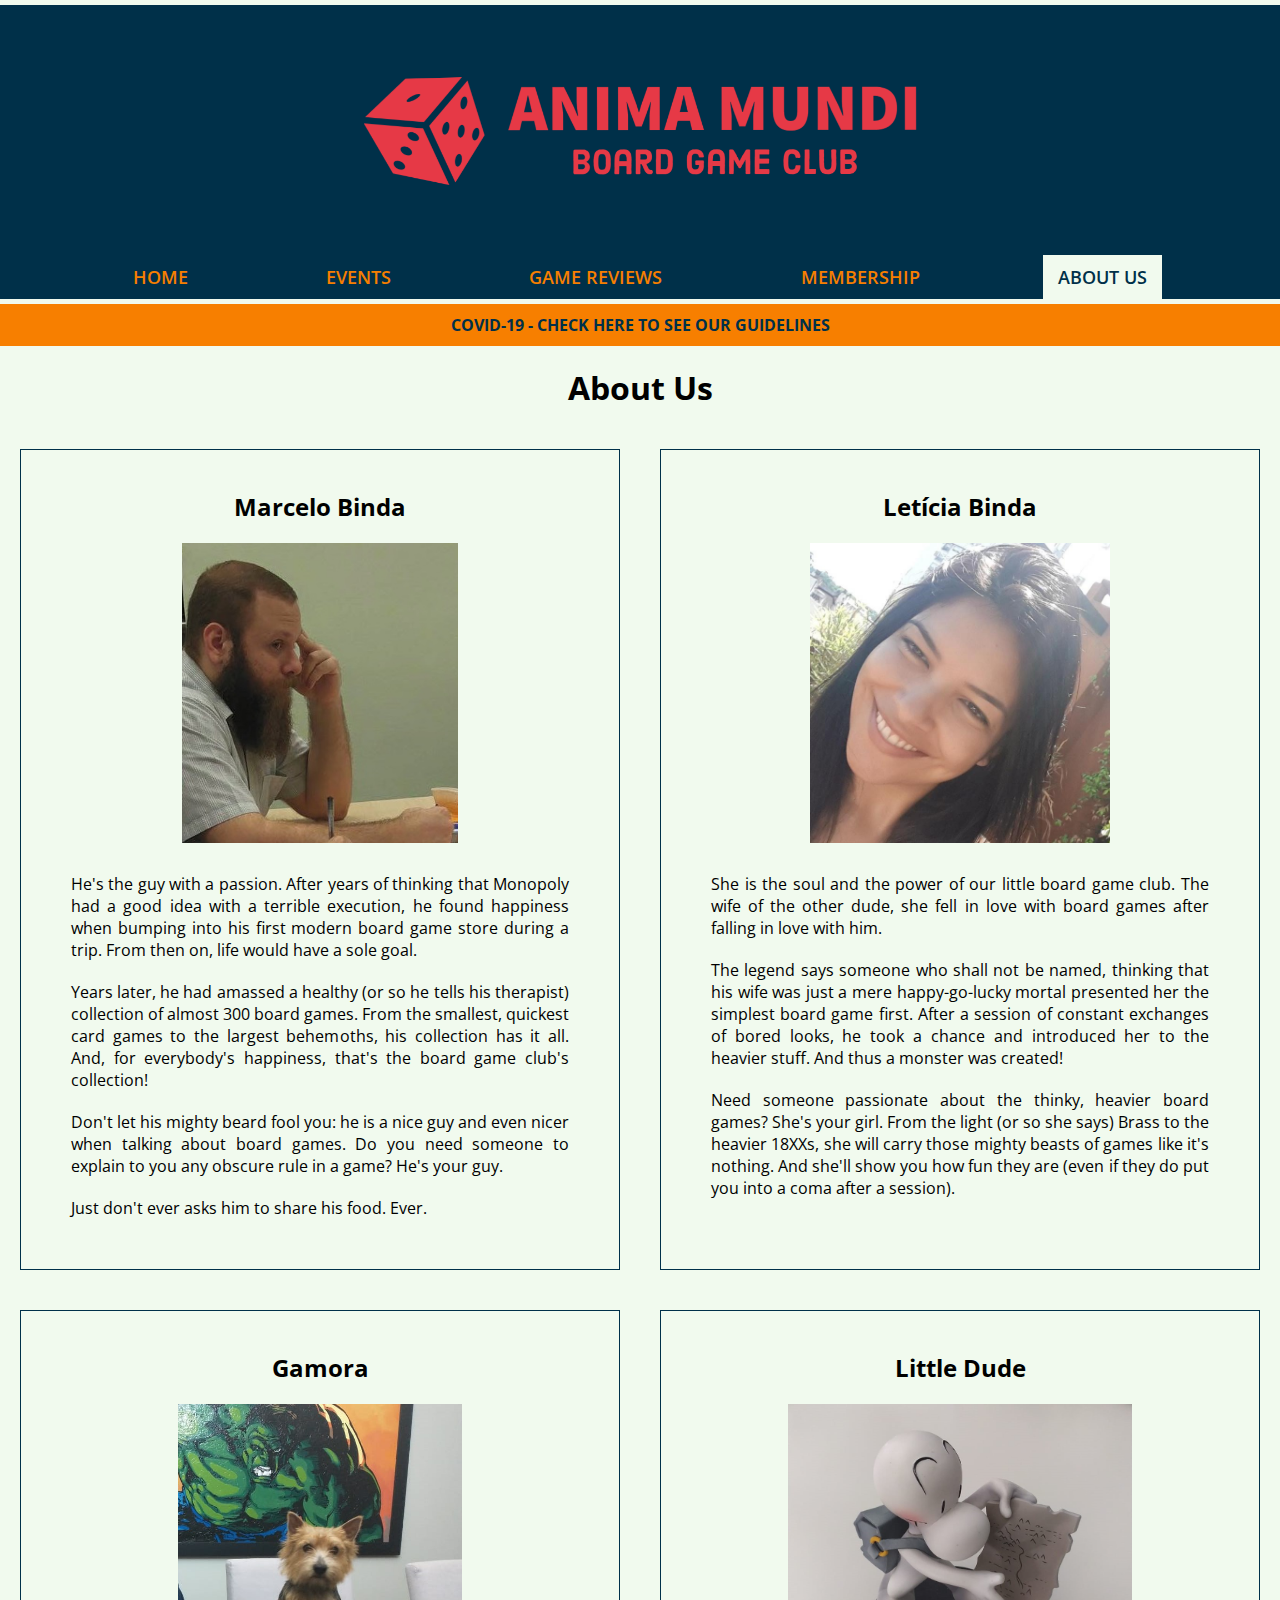
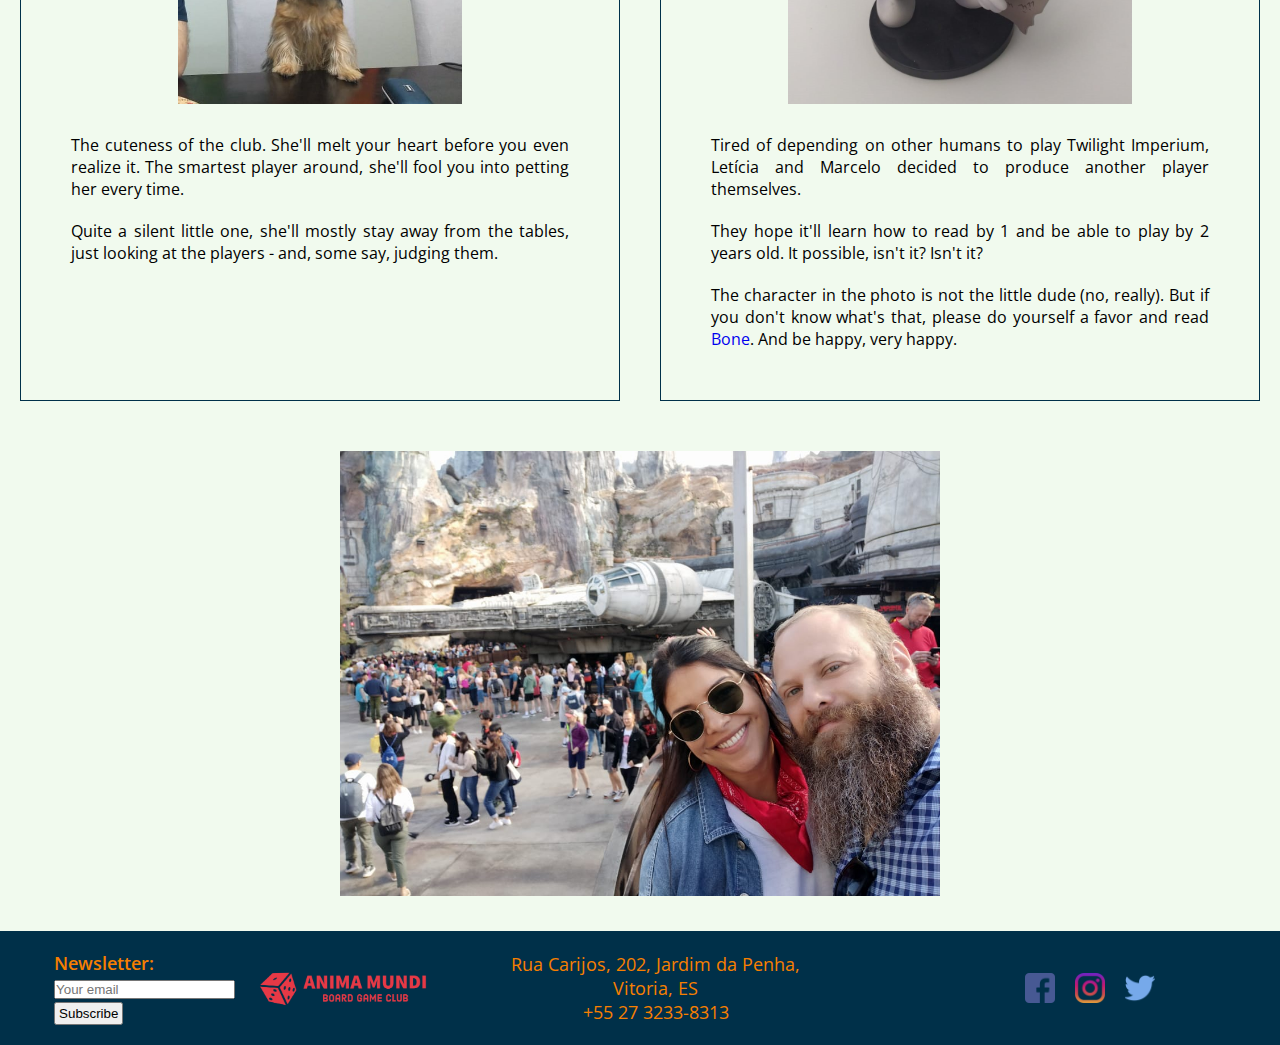
<file: about_us.html>
<!DOCTYPE html>
<html lang="en">

<head>
    <meta charset="UTF-8">
    <meta http-equiv="X-UA-Compatible" content="IE=edge">
    <meta name="viewport" content="width=device-width, initial-scale=1.0">
    <title>Anima Mundi Board Game Club</title>

    <!-- Fonts -->
    <link rel="preconnect" href="https://fonts.googleapis.com">
    <link rel="preconnect" href="https://fonts.gstatic.com" crossorigin>
    <link href="https://fonts.googleapis.com/css2?family=Open+Sans:wght@300;400;600;700;800&display=swap"
        rel="stylesheet">

    <!-- Main stylesheet -->
    <link rel="stylesheet" href="assets/main.css">

    <!-- Hamburger icon and logo for smaller screens -->
    <link rel="stylesheet" href="https://cdnjs.cloudflare.com/ajax/libs/font-awesome/4.7.0/css/font-awesome.min.css">

</head>

<body>
    <header id="title">
        <!-- Site logo -->
        <div>
            <a class="logo" href="index.html">
                <img id="logo-img" alt="Anima Mundi Board Game Club Logo" src="assets/logos/logo-rect.png">
            </a>
        </div>

        <!-- Navigation bar -->
        <!-- Adds hamburger icon -->
        <a href="javascript:void(0);" class="icon" id="menuBurger">
            <i class="fa fa-bars"></i>
            <span>MENU</span>
        </a>
        <!-- Menu -->
        <ul class="nav-bar" id="nav-bar">
            <li><a href="index.html">Home</a></li>
            <li><a href="events.html">Events</a></li>
            <li><a href="reviews.html">Game Reviews</a></li>
            <li><a href="membership.html">Membership</a></li>
            <li><a id="current" href="about_us.html">About us</a></li>
        </ul>

    </header>

    <!-- Link to the COVID guidelines -->
    <section id="covid19-container">
        <a href="covid19.html" id="covid19">
            <p>COVID-19 - Check here to see our guidelines</p>
        </a>
    </section>

    <!-- Main content -->
    <h1>About Us</h1>
    <main>

        <!-- Main container for the people on the page  -->
        <section id="about-us-container">
            <div class="about-us-child">
                <h2>Marcelo Binda</h2>
                <div class="about-us-content">
                    <img src="assets/images/about_us/marcelobinda.jpg" alt="Marcelo Binda at a table."
                        class="about-us-img">
                    <div class="about-us-text">
                        <p>He's the guy with a passion. After years of thinking that Monopoly had a good idea with a
                            terrible
                            execution, he found happiness when bumping into his first modern board game store during a
                            trip.
                            From then on, life would have a sole goal.</p>
                        <p>Years later, he had amassed a healthy (or so he tells his therapist) collection of almost 300
                            board
                            games.
                            From the smallest, quickest card games to the largest behemoths, his collection has it all.
                            And,
                            for everybody's happiness, that's the board game club's collection!</p>
                        <p>Don't let his mighty beard fool you: he is a nice guy and even nicer when talking about board
                            games. Do you need someone to explain to you any obscure rule in a game? He's your guy.</p>
                        <p>Just don't ever asks him to share his food. Ever.</p>
                    </div>
                </div>
            </div>
            <div class="about-us-child">
                <h2>Letícia Binda</h2>
                <div class="about-us-content">
                    <img src="assets/images/about_us/leticiabinda.png" alt="" class="about-us-img">
                    <div class="about-us-text">
                        <p>She is the soul and the power of our little board game club. The wife of the other dude, she
                            fell
                            in love with board games after falling in love with him.</p>
                        <p>The legend says someone who shall not be named, thinking that his wife was just a mere
                            happy-go-lucky
                            mortal presented
                            her the simplest board game first. After a session of constant exchanges of bored looks, he
                            took
                            a
                            chance and introduced her
                            to the heavier stuff. And thus a monster was created!</p>
                        <p>Need someone passionate about the thinky, heavier board games? She's your girl. From the
                            light
                            (or so
                            she says) Brass to the heavier 18XXs, she will carry those mighty beasts of games like it's
                            nothing. And she'll show you how fun they are (even if they do put you into a coma after a
                            session).
                        </p>
                    </div>
                </div>
            </div>
            <div class="about-us-child">
                <h2>Gamora</h2>
                <div class="about-us-content">
                    <img src="assets/images/about_us/gamora.jpeg" alt="Gamora at a table." class="about-us-img">
                    <div class="about-us-text">
                        <p>The cuteness of the club. She'll melt your heart before you even realize it. The smartest
                            player around, she'll fool you into petting her every time. </p>
                        <p>Quite a silent little one,
                            she'll mostly stay away from the tables, just looking at the players - and, some say,
                            judging them.</p>
                    </div>
                </div>
            </div>
            <div class="about-us-child">
                <h2>Little Dude</h2>
                <div class="about-us-content">
                    <img src="assets/images/about_us/dudedudette.jpeg" alt="Photo of a Fone Bone figure"
                        class="about-us-img">
                    <div class="about-us-text">
                        <p>Tired of depending on other humans to play Twilight Imperium, Letícia and Marcelo
                            decided
                            to
                            produce another player themselves.</p>
                        <p>They hope it'll learn how to read by 1 and be able to play by 2 years old. It possible, isn't
                            it? Isn't it?</p>
                        <p>The character in the photo is not the little dude (no, really). But if you don't know
                            what's that, please do yourself a favor and read <a
                                href="https://en.wikipedia.org/wiki/Bone_(comics)" target="_blank">Bone</a>. And be
                            happy, very happy.
                        </p>
                    </div>
                </div>
            </div>

        </section>

        <!-- Larger image for the about us section -->
        <section id="about-us-bottom">
            <img src="assets/images/about_us/both.jpeg" alt="Marcelo and Letítica with the Millenium Falcon"
                id="about-us-bottom-img">
        </section>

    </main>

    <!-- Footer. Includes address, newsletter subscription
     and social media links. -->
    <footer class="footer-container">
        <section id="footer-newsletter">
            <form action="index.html">
                <label for="newsletter">Newsletter:</label>
                <br>
                <input id="newsletter" type="email" placeholder="Your email" required>
                <br>
                <button>Subscribe</button>
            </form>
        </section>
        <img class="logo-footer" alt="Anima Mundi Board Game Club Logo" src="assets/logos/logo-rect.png">
        <section id="footer-address">
            <p>
                Rua Carijos, 202, Jardim da Penha, Vitoria, ES
                <br>
                +55 27 3233-8313
            </p>
        </section>
        <section id="footer-social-media">
            <img src="assets/logos/facebook.png" alt="Facebook Link">
            <img src="assets/logos/instagram.png" alt="Instagram Link">
            <img src="assets/logos/twitter.png" alt="Twitter Link">
        </section>
    </footer>

    <!-- JS Script for menu and logo for small screens -->
    <script src="assets/js/menu.js"></script>

</body>

</html>
</file>
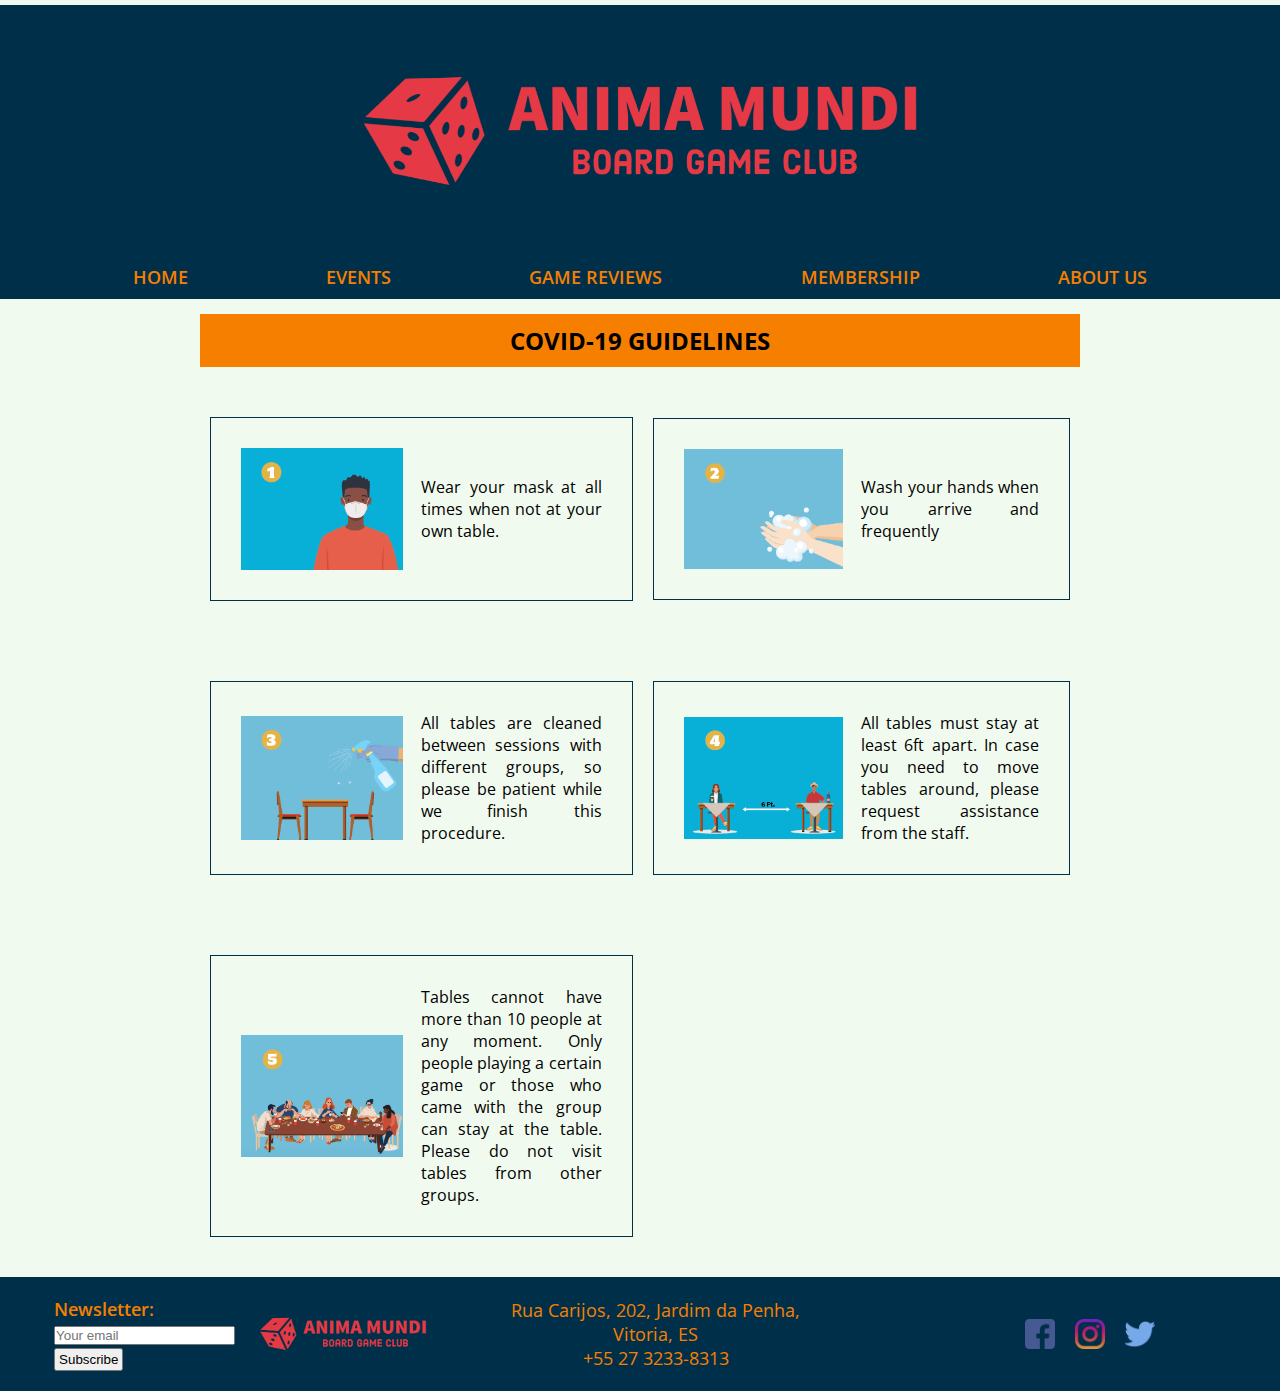
<file: covid19.html>
<!DOCTYPE html>
<html lang="en">

<head>
    <meta charset="UTF-8">
    <meta http-equiv="X-UA-Compatible" content="IE=edge">
    <meta name="viewport" content="width=device-width, initial-scale=1.0">
    <title>Anima Mundi Board Game Club</title>

    <!-- Fonts -->
    <link rel="preconnect" href="https://fonts.googleapis.com">
    <link rel="preconnect" href="https://fonts.gstatic.com" crossorigin>
    <link href="https://fonts.googleapis.com/css2?family=Open+Sans:wght@300;400;600;700;800&display=swap"
        rel="stylesheet">

    <!-- Main stylesheet -->
    <link rel="stylesheet" href="assets/main.css">

    <!-- Hamburger icon and logo for smaller screens -->
    <link rel="stylesheet" href="https://cdnjs.cloudflare.com/ajax/libs/font-awesome/4.7.0/css/font-awesome.min.css">

</head>

<body>
    <header id="title">
        <!-- Site logo -->
        <div>
            <a class="logo" href="index.html">
                <img id="logo-img" alt="Anima Mundi Board Game Club Logo" src="assets/logos/logo-rect.png">
            </a>
        </div>

        <!-- Navigation bar -->
        <!-- Adds hamburger icon -->
        <a href="javascript:void(0);" class="icon" id="menuBurger">
            <i class="fa fa-bars"></i>
            <span>MENU</span>
        </a>
        <!-- Menu -->
        <ul class="nav-bar" id="nav-bar">
            <li><a href="index.html">Home</a></li>
            <li><a href="events.html">Events</a></li>
            <li><a href="reviews.html">Game Reviews</a></li>
            <li><a href="membership.html">Membership</a></li>
            <li><a href="about_us.html">About us</a></li>
        </ul>

    </header>

    <!-- Main content -->
    <main>

        <!-- Main container for the instructions -->
        <h1 id="covid-title">COVID-19 Guidelines</h1>
        <section id="covid-container">
            <div>
                <img src="assets/images/covid19/covid19_1.png" alt="Drawing of a person wearing a mask">
                <p>Wear your mask at all times when not at your own table.</p>
            </div>
            <div>
                <img src="assets/images/covid19/covid19_2.png" alt="Drawing of hands being washed">
                <p>Wash your hands when you arrive and frequently</p>
            </div>
            <div>
                <img src="assets/images/covid19/covid19_3.png" alt="Drawing of a table being cleaned">
                <p>All tables are cleaned between sessions with different groups, so please be patient while we finish
                    this
                    procedure.</p>
            </div>
            <div>
                <img src="assets/images/covid19/covid19_4.png" alt="Drawing of two tables 6ft apart">
                <p>All tables must stay at least 6ft apart. In case you need to move tables around, please request
                    assistance from the staff.</p>
            </div>
            <div>
                <img src="assets/images/covid19/covid19_5.png" alt="Drawing of a group of 10 people">
                <p>Tables cannot have more than 10 people at any moment. Only people playing a certain game or those who
                    came with the group can stay at the table. Please do not visit tables from other groups.</p>
            </div>
        </section>

    </main>

    <!-- Footer. Includes address, newsletter subscription
     and social media links. -->
    <footer class="footer-container">
        <section id="footer-newsletter">
            <form action="index.html">
                <label for="newsletter">Newsletter:</label>
                <br>
                <input id="newsletter" type="email" placeholder="Your email" required>
                <br>
                <button>Subscribe</button>
            </form>
        </section>
        <img class="logo-footer" alt="Anima Mundi Board Game Club Logo" src="assets/logos/logo-rect.png">
        <section id="footer-address">
            <p>
                Rua Carijos, 202, Jardim da Penha, Vitoria, ES
                <br>
                +55 27 3233-8313
            </p>
        </section>
        <section id="footer-social-media">
            <img src="assets/logos/facebook.png" alt="Facebook Link">
            <img src="assets/logos/instagram.png" alt="Instagram Link">
            <img src="assets/logos/twitter.png" alt="Twitter Link">
        </section>
    </footer>

    <!-- JS Script for menu and logo for small screens -->
    <script src="assets/js/menu.js"></script>

</body>

</html>
</file>
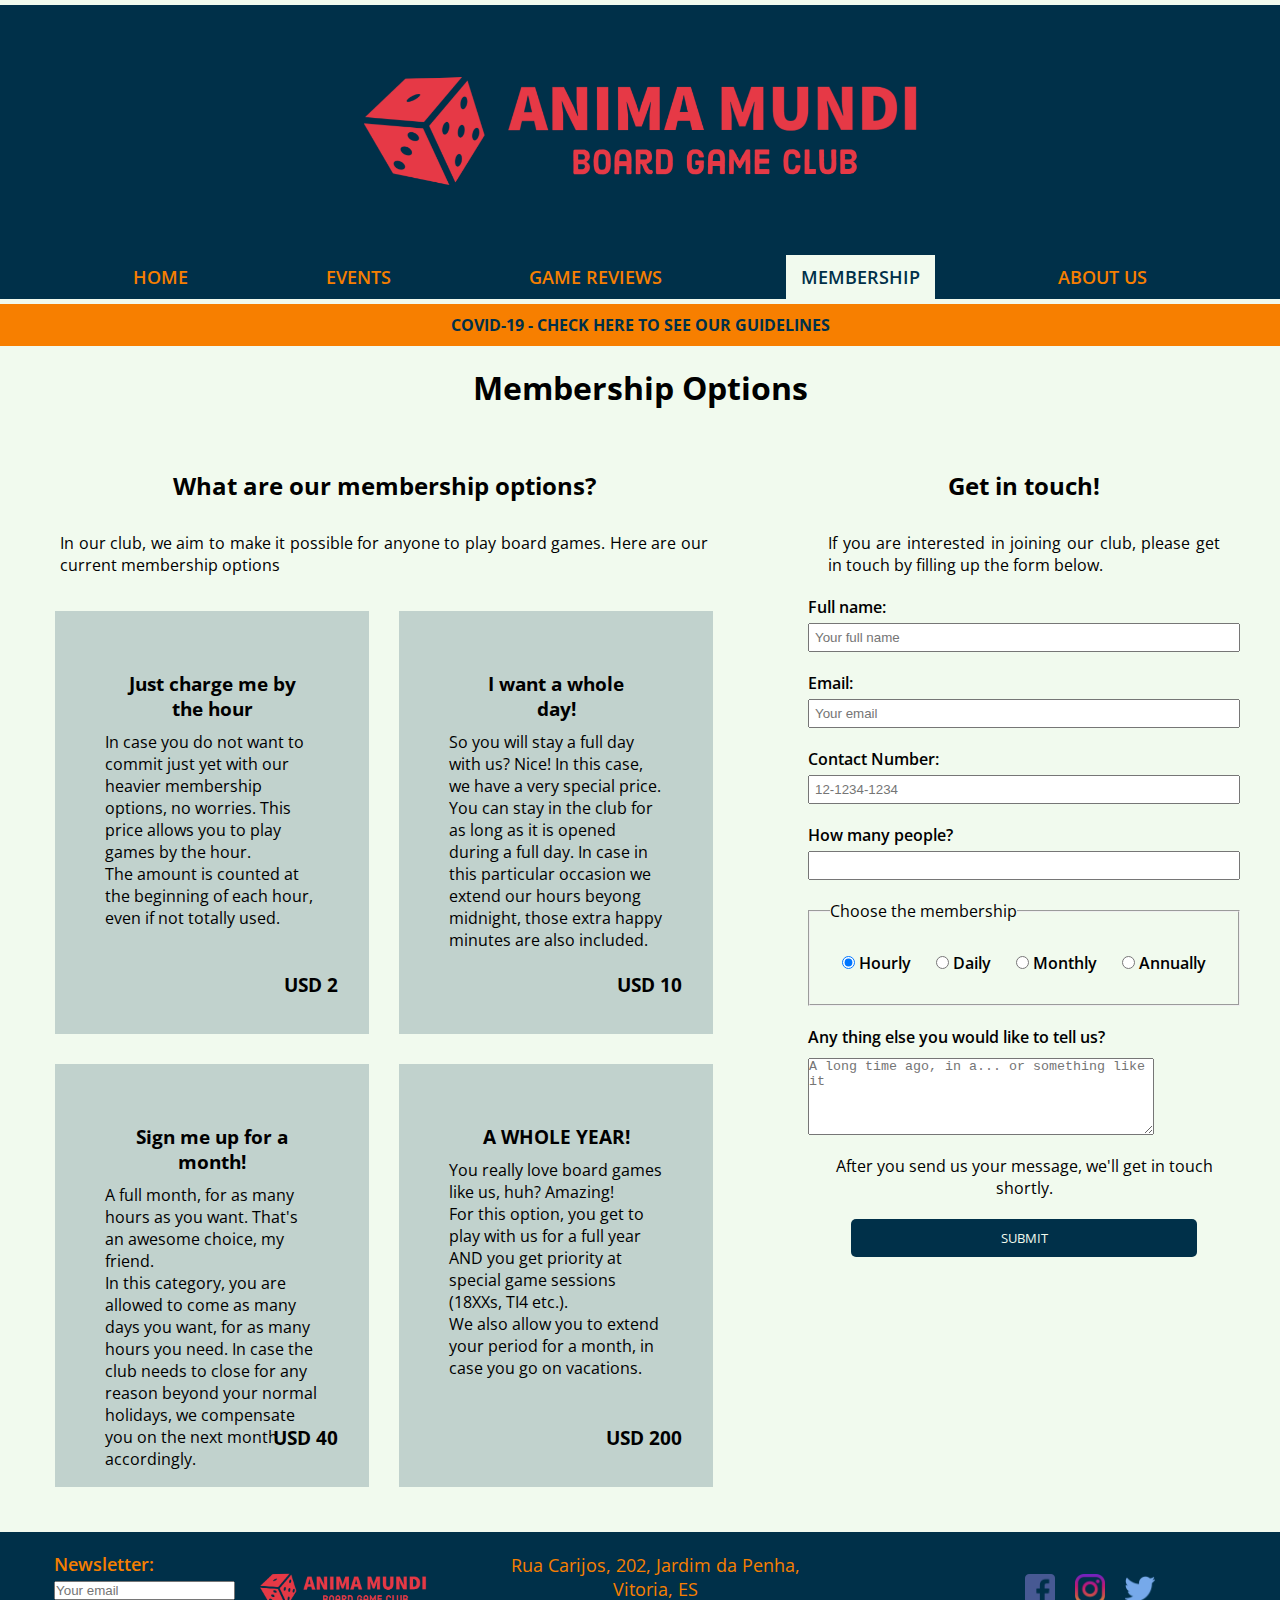
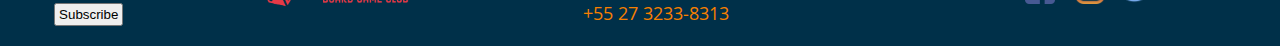
<file: membership.html>
<!DOCTYPE html>
<html lang="en">

<head>
    <meta charset="UTF-8">
    <meta http-equiv="X-UA-Compatible" content="IE=edge">
    <meta name="viewport" content="width=device-width, initial-scale=1.0">
    <title>Anima Mundi Board Game Club</title>

    <!-- Fonts -->
    <link rel="preconnect" href="https://fonts.googleapis.com">
    <link rel="preconnect" href="https://fonts.gstatic.com" crossorigin>
    <link href="https://fonts.googleapis.com/css2?family=Open+Sans:wght@300;400;600;700;800&display=swap"
        rel="stylesheet">

    <!-- Main stylesheet -->
    <link rel="stylesheet" href="assets/main.css">

    <!-- Hamburger icon and logo for smaller screens -->
    <link rel="stylesheet" href="https://cdnjs.cloudflare.com/ajax/libs/font-awesome/4.7.0/css/font-awesome.min.css">

</head>

<body>
    <header id="title">
        <!-- Site logo -->
        <div>
            <a class="logo" href="index.html">
                <img id="logo-img" alt="Anima Mundi Board Game Club Logo" src="assets/logos/logo-rect.png">
            </a>
        </div>
        <!-- Navigation bar -->
        <a href="javascript:void(0);" class="icon" id="menuBurger">
            <i class="fa fa-bars"></i>
            <span>MENU</span>
        </a>
        <ul class="nav-bar" id="nav-bar">
            <li><a href="index.html">Home</a></li>
            <li><a href="events.html">Events</a></li>
            <li><a href="reviews.html">Game Reviews</a></li>
            <li><a id="current" href="membership.html">Membership</a></li>
            <li><a href="about_us.html">About us</a></li>
        </ul>

    </header>
    <section id="covid19-container">
        <a href="covid19.html" id="covid19">
            <p>COVID-19 - Check here to see our guidelines</p>
        </a>
    </section>

    <!-- Main content -->
    <h1>Membership Options</h1>
    <main class="main-membership">

        <!-- Membership options -->
        <section class="membership-container">
            <h2>What are our membership options?</h2>
            <p>
                In our club, we aim to make it possible for anyone to play board games. Here are our current
                membership options
            </p>

            <div class="membership-options">

                <div class="options">
                    <h3>Just charge me by the hour</h3>
                    <p>
                        In case you do not want to commit just yet with our heavier membership options, no worries. This
                        price allows you to play games by the hour.
                    </p>
                    <p>
                        The amount is counted at the beginning of each hour, even if not totally used.
                    </p>
                    <p class="price">USD 2</p>
                </div>

                <div class="options">
                    <h3>I want a whole day!</h3>
                    <p>
                        So you will stay a full day with us? Nice! In this case, we have a very special price.
                    </p>
                    <p>
                        You can stay in the club for as long as it is opened during a full day. In case in this
                        particular
                        occasion we extend our hours beyong midnight, those extra happy minutes are also included.
                    </p>
                    <p class="price">USD 10</p>
                </div>

                <div class="options">
                    <h3>Sign me up for a month!</h3>
                    <p>
                        A full month, for as many hours as you want. That's an awesome choice, my friend.
                    </p>
                    <p>
                        In this category, you are allowed to come as many days you want, for as many hours you need. In
                        case
                        the club needs to close for any reason beyond your normal holidays, we compensate you on the
                        next
                        month accordingly.
                    </p>
                    <p class="price">USD 40</p>
                </div>

                <div class="options">
                    <h3>A WHOLE YEAR!</h3>
                    <p>
                        You really love board games like us, huh? Amazing!
                    </p>
                    <p>
                        For this option, you get to play with us for a full year AND you get priority at special game
                        sessions (18XXs, TI4 etc.).
                    </p>
                    <p>
                        We also allow you to extend your period for a month, in case you go on vacations.
                    </p>
                    <p class="price">USD 200</p>
                </div>
            </div>
        </section>

        <!-- Contact form -->
        <section class="membership-container">
            <h2>Get in touch!</h2>
            <p>If you are interested in joining our club, please get in touch by filling up the form below.</p>

            <form id="membership-form" action="index.html">
                <div class="form-fields">
                    <label for="full-name">Full name:</label>
                    <input class="form-input" type="text" id="full-name" name="full-name" placeholder="Your full name"
                        required />
                </div>

                <div class="form-fields">
                    <label for="email">Email:</label>
                    <input class="form-input" type="email" id="email" name="email" placeholder="Your email" required />
                </div>

                <div class="form-fields">
                    <label for="contact-number">Contact Number:</label>
                    <input class="form-input" type="tel" id="contact-number" name="contact-number"
                        pattern="[0-9]{2}-[0-9]{4}-[0-9]{4}" placeholder="12-1234-1234" required />
                </div>

                <div class="form-fields">
                    <label for="number-visitor">How many people?</label>
                    <input class="form-input" type="number" id="number-visitor" name="number-visitor" min="1"
                        required />
                </div>

                <div class="form-fields">

                    <fieldset class="choose-member">
                        <legend>
                            Choose the membership
                        </legend>

                        <div>
                            <input type="radio" value="member-day" id="member-day" name="your-membership"
                                checked="checked">
                            <label for="member-day">Hourly</label>
                        </div>

                        <div>
                            <input type="radio" value="member-hour" id="member-hour" name="your-membership">
                            <label for="member-hour">Daily</label>
                        </div>

                        <div>
                            <input type="radio" value="member-month" id="member-month" name="your-membership">
                            <label for="member-month">Monthly</label>
                        </div>

                        <div>
                            <input type="radio" value="member-year" id="member-year" name="your-membership">
                            <label for="member-year">Annually</label>
                        </div>

                    </fieldset>

                </div>

                <div class="form-fields">

                    <label for="member-message">Any thing else you would like to tell us?</label>
                    <textarea id="member-message" name="member-message" rows="5" cols="33"
                        placeholder="A long time ago, in a... or something like it"></textarea>

                </div>

                <div>
                    <p>After you send us your message, we'll get in touch shortly.
                    </p>
                </div>

                <div>
                    <button id="form-submit" type="submit">SUBMIT</button>
                </div>

            </form>
        </section>

    </main>

    <!-- Footer. Includes address, newsletter subscription
     and social media links. -->
    <footer class="footer-container">
        <section id="footer-newsletter">
            <form action="index.html">
                <label for="newsletter">Newsletter:</label>
                <br>
                <input id="newsletter" type="email" placeholder="Your email" required>
                <br>
                <button>Subscribe</button>
            </form>
        </section>
        <img class="logo-footer" alt="Anima Mundi Board Game Club Logo" src="assets/logos/logo-rect.png">
        <section id="footer-address">
            <p>
                Rua Carijos, 202, Jardim da Penha, Vitoria, ES
                <br>
                +55 27 3233-8313
            </p>
        </section>
        <section id="footer-social-media">
            <img src="assets/logos/facebook.png" alt="Facebook Link">
            <img src="assets/logos/instagram.png" alt="Instagram Link">
            <img src="assets/logos/twitter.png" alt="Twitter Link">
        </section>
    </footer>

    <!-- JS Script for menu -->
    <script src="assets/js/menu.js"></script>

</body>

</html>
</file>
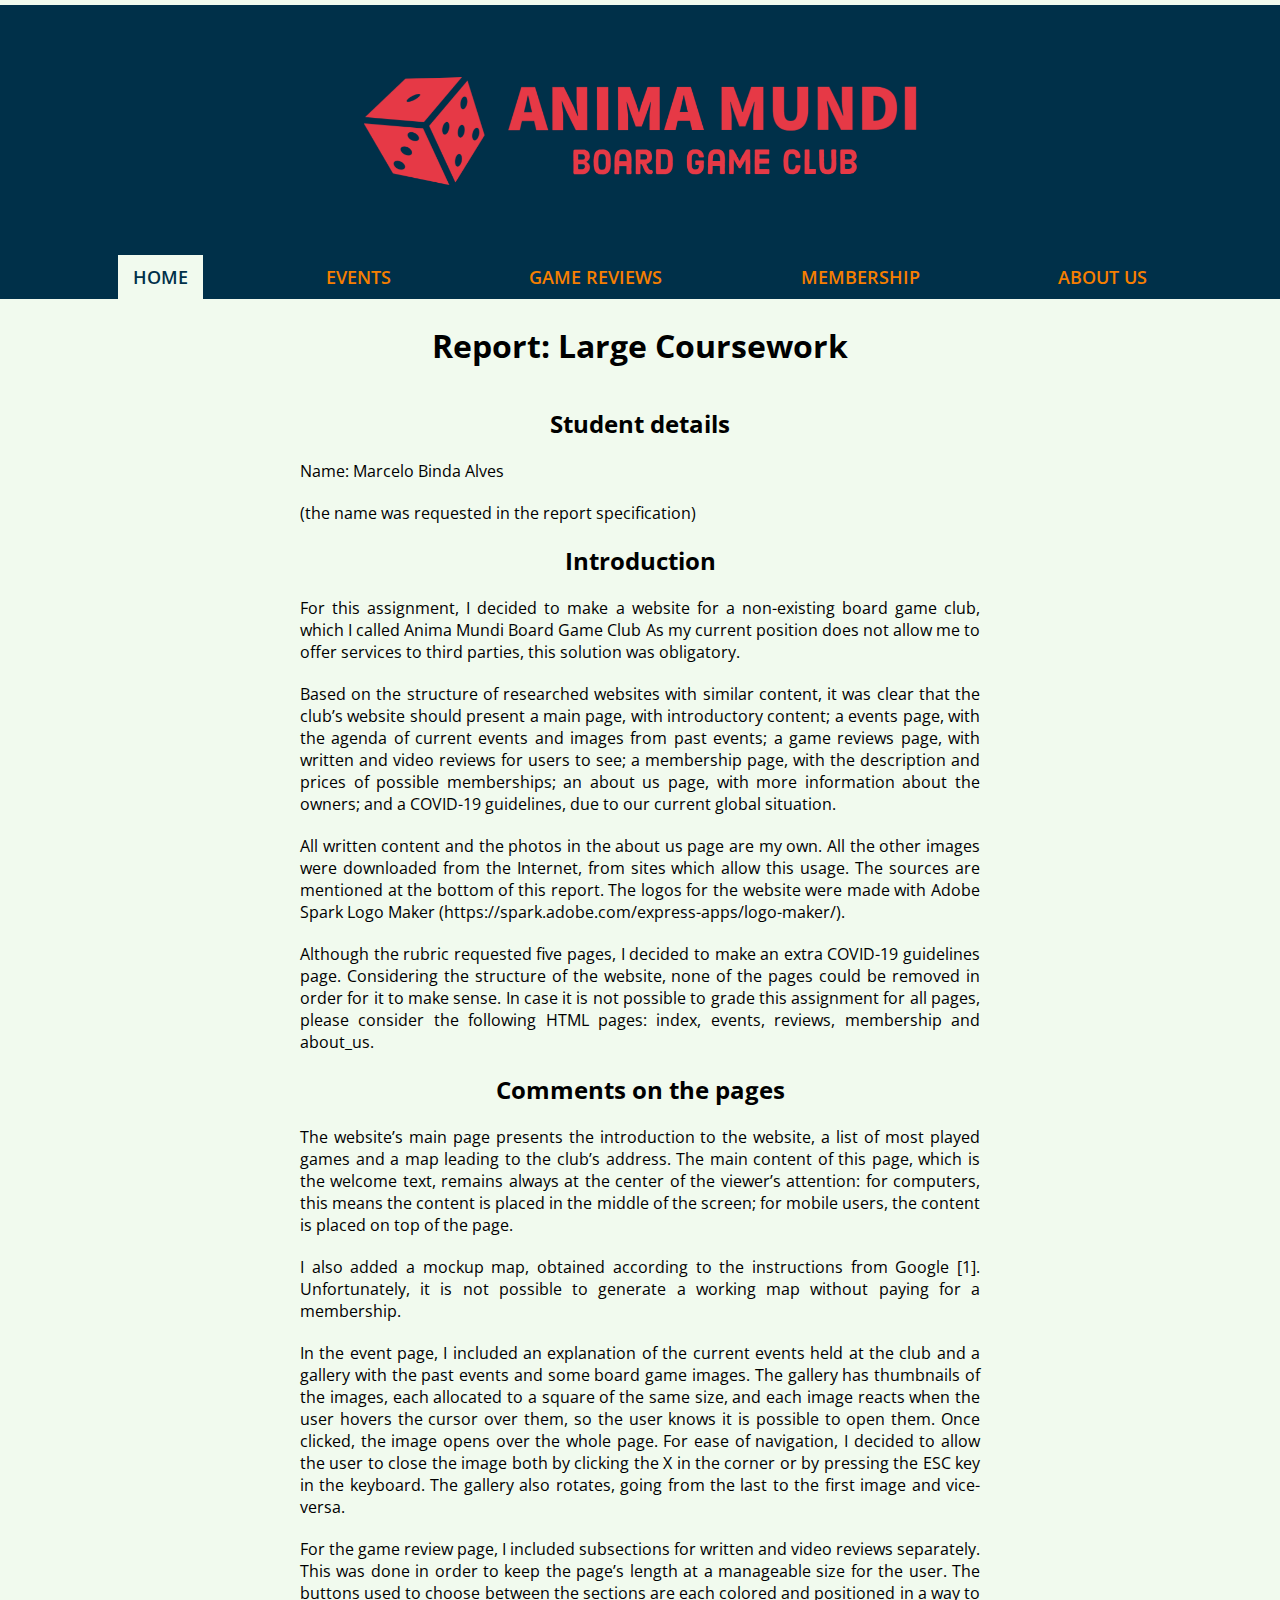
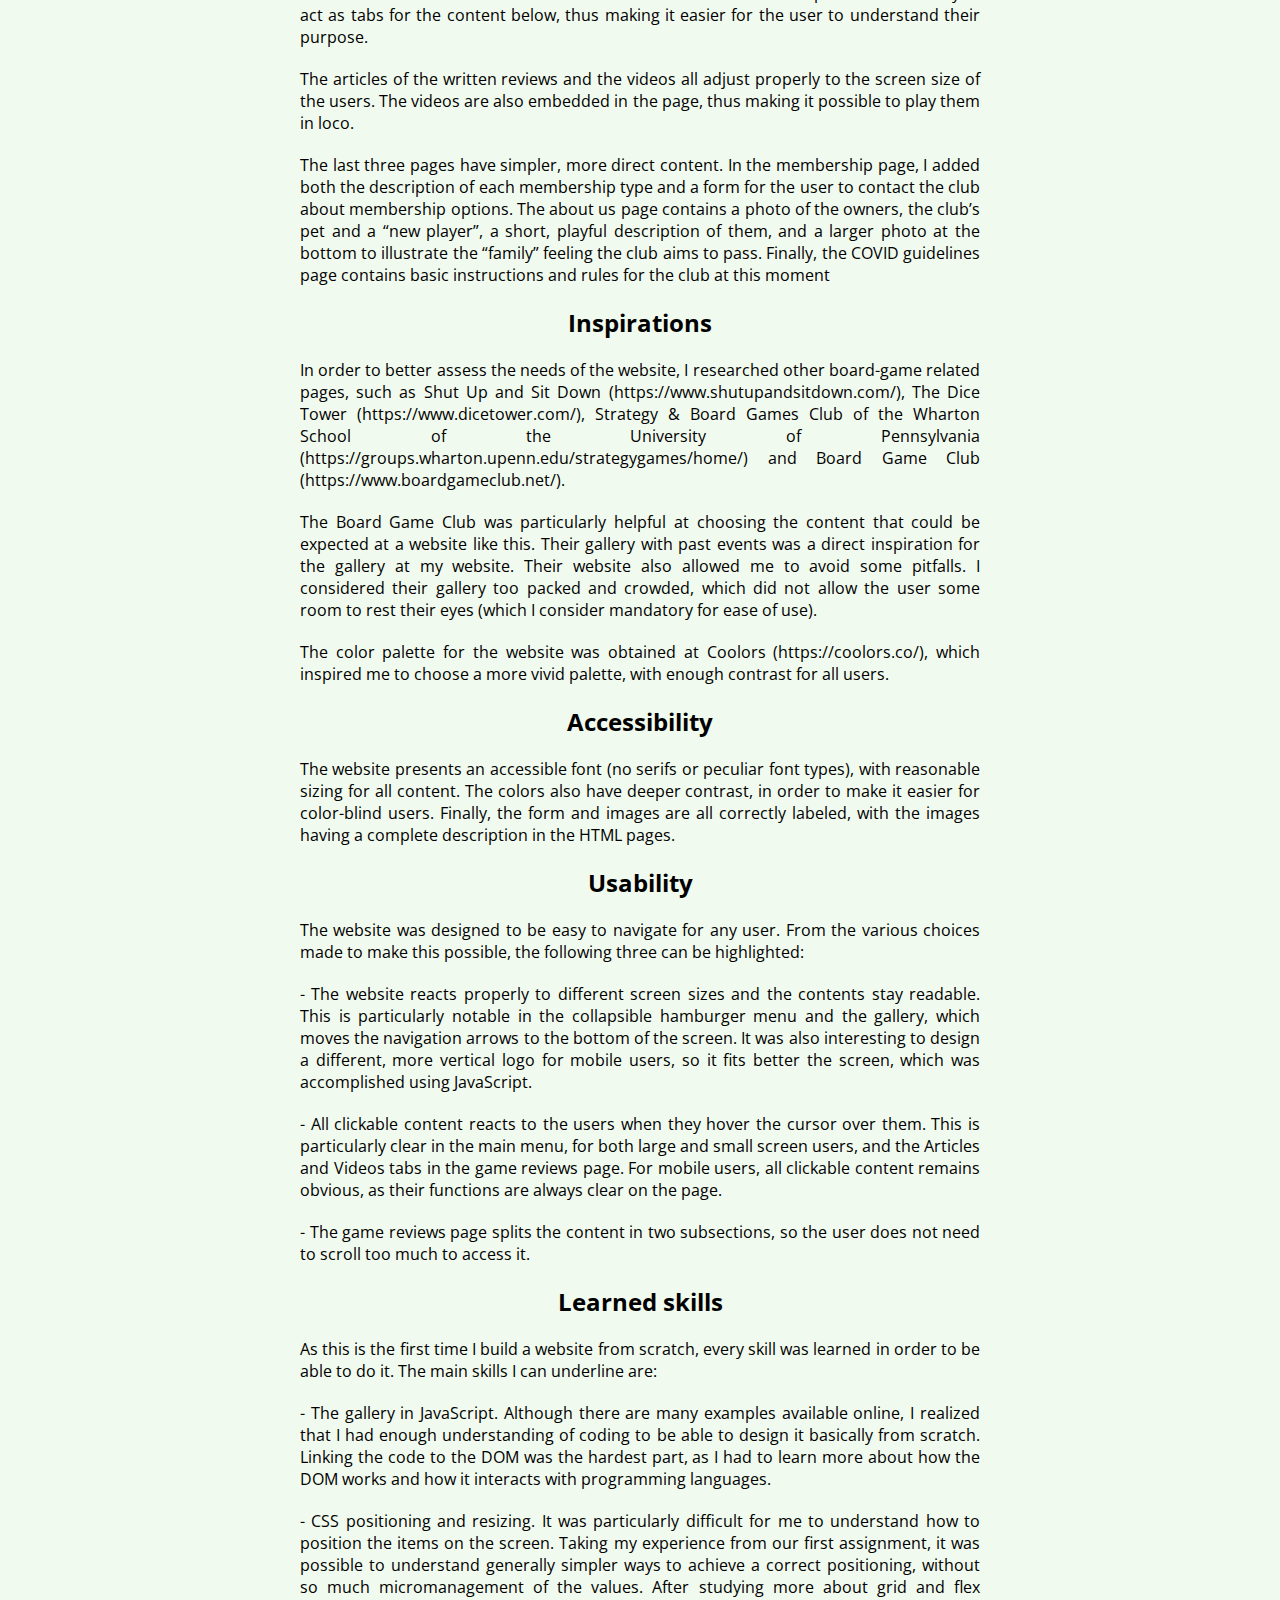
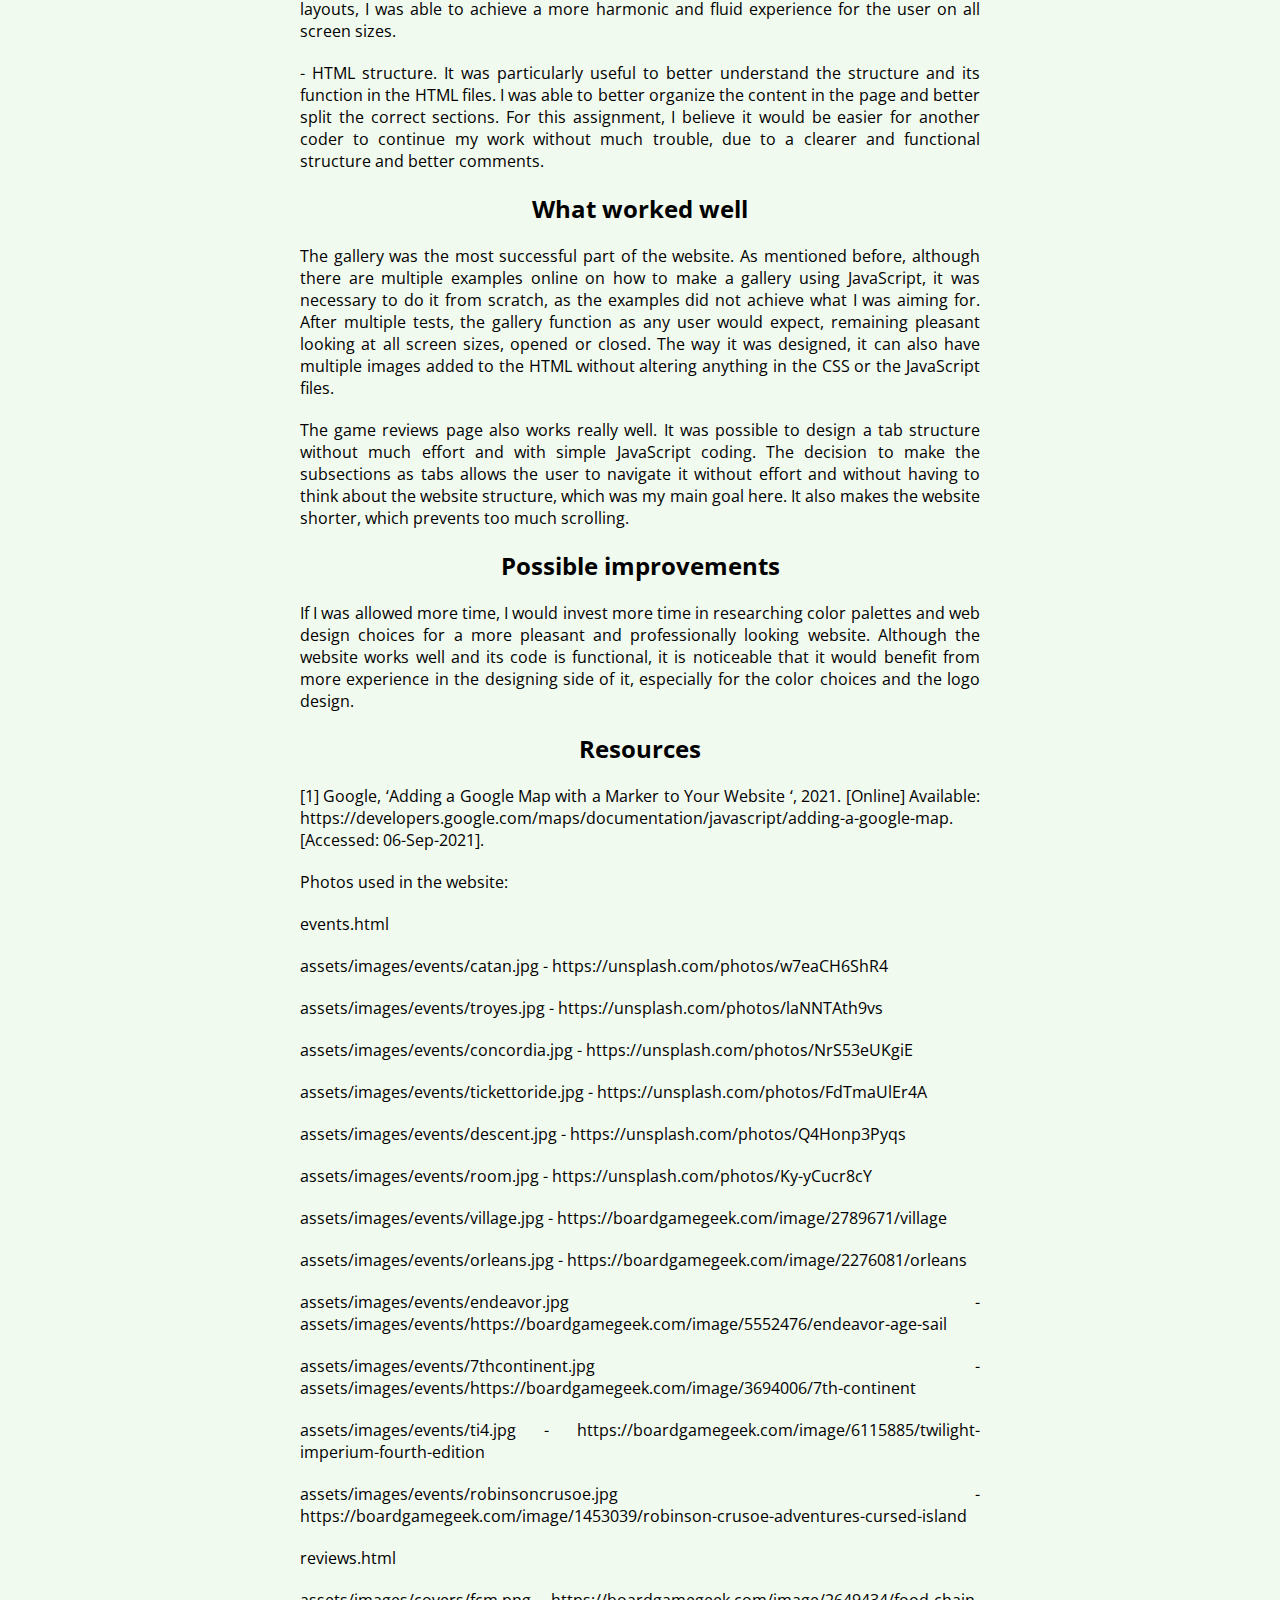
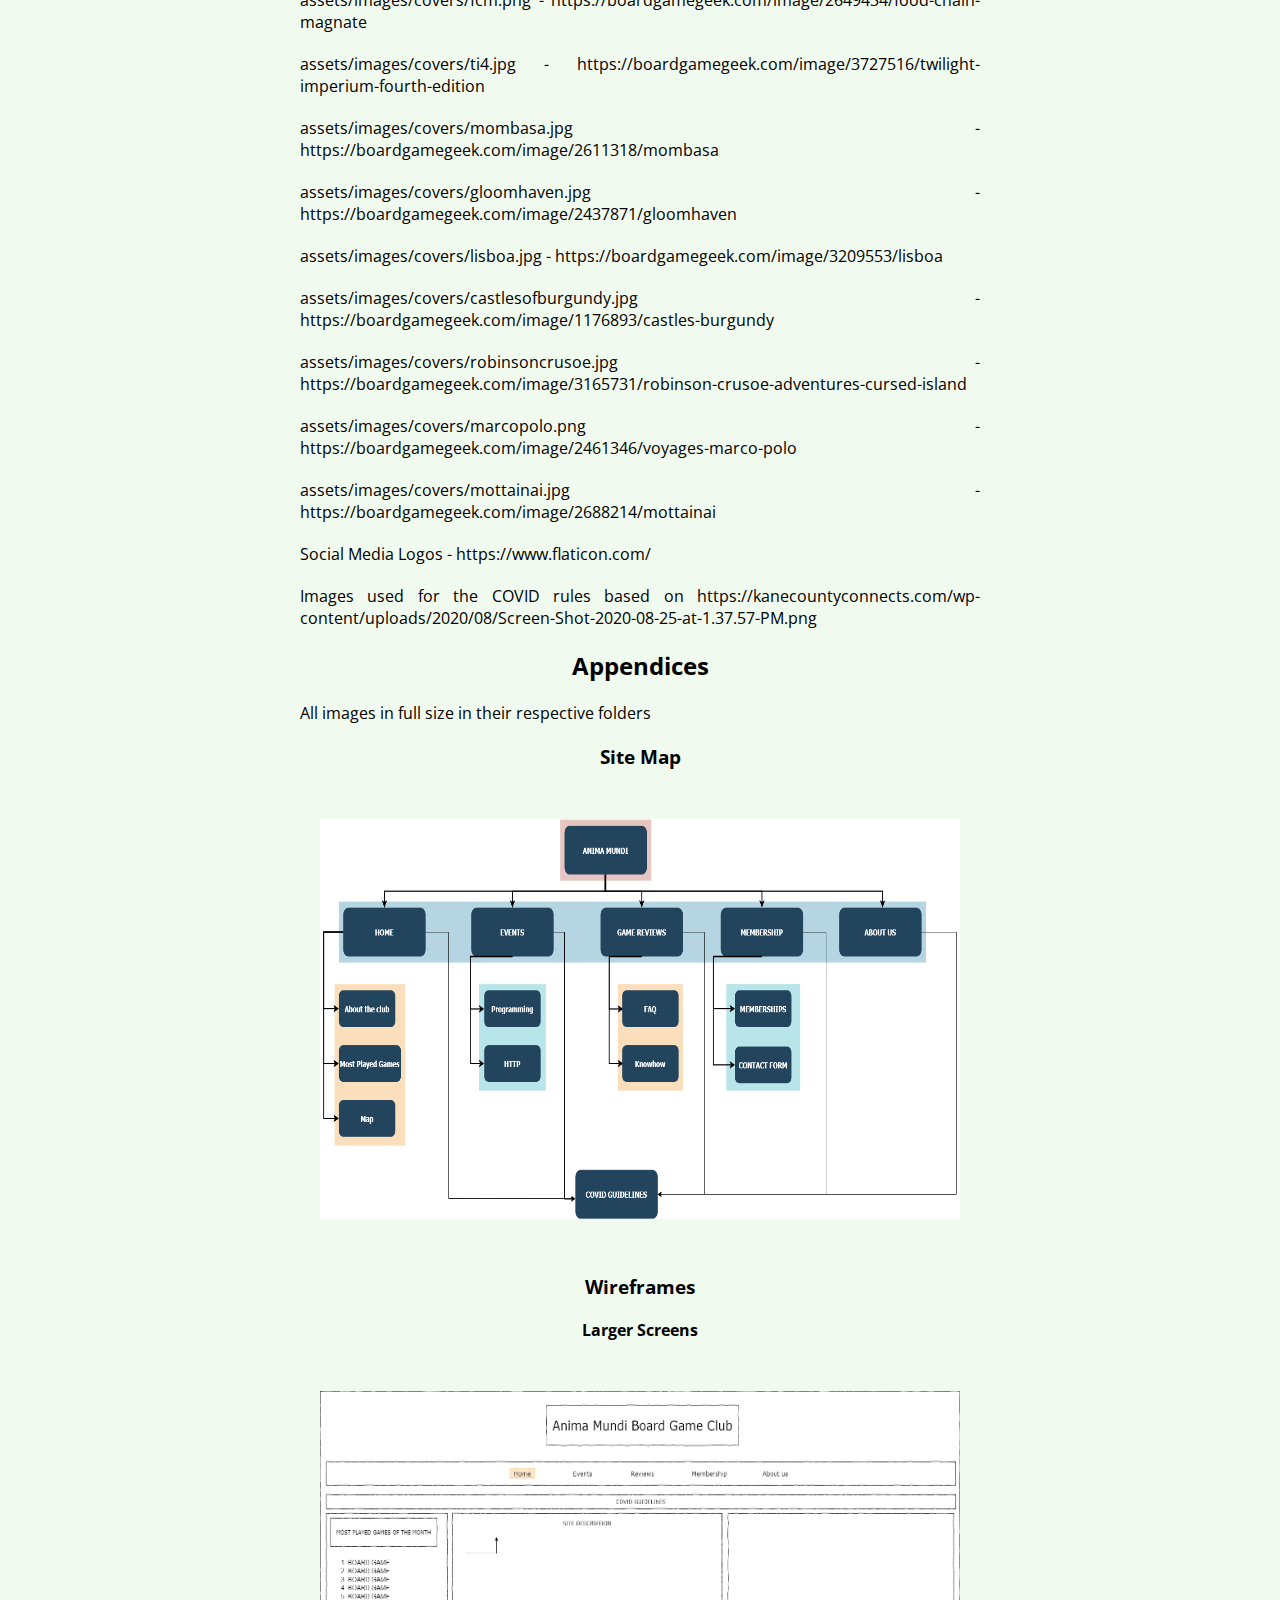
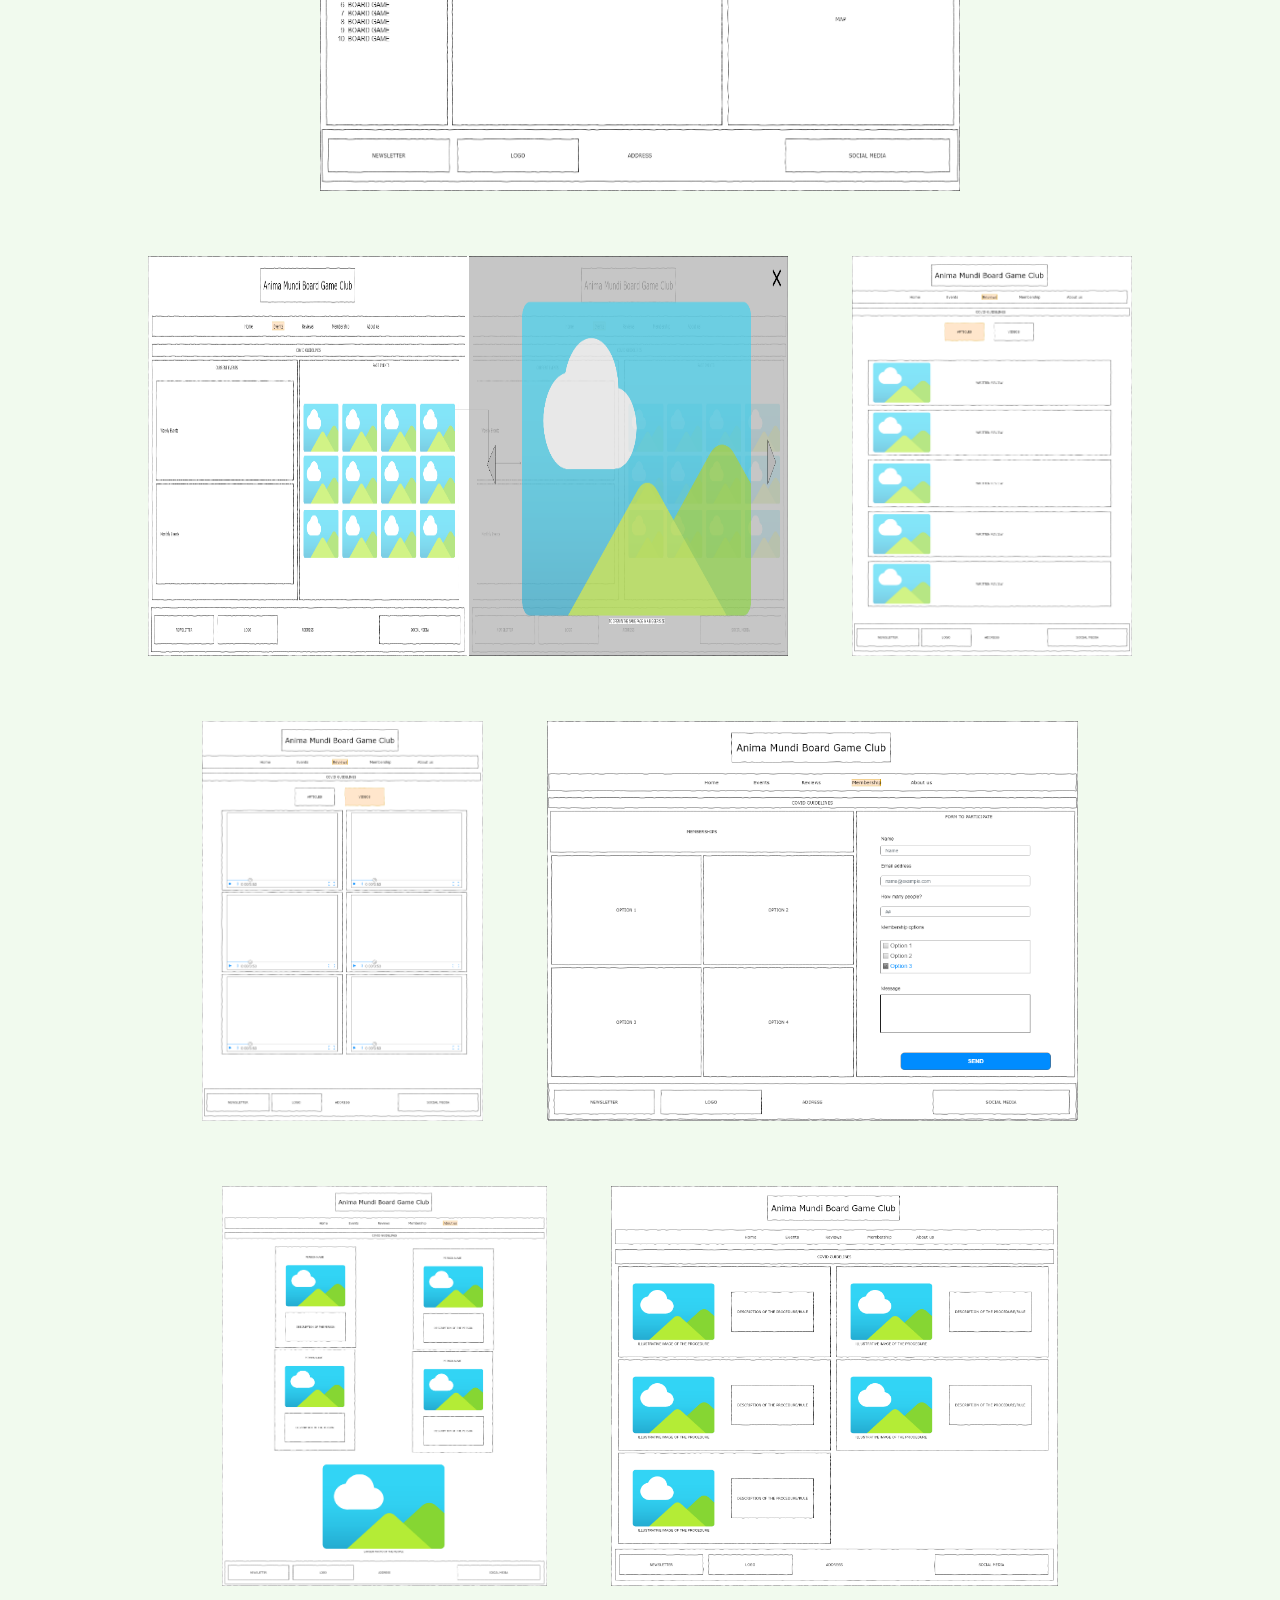
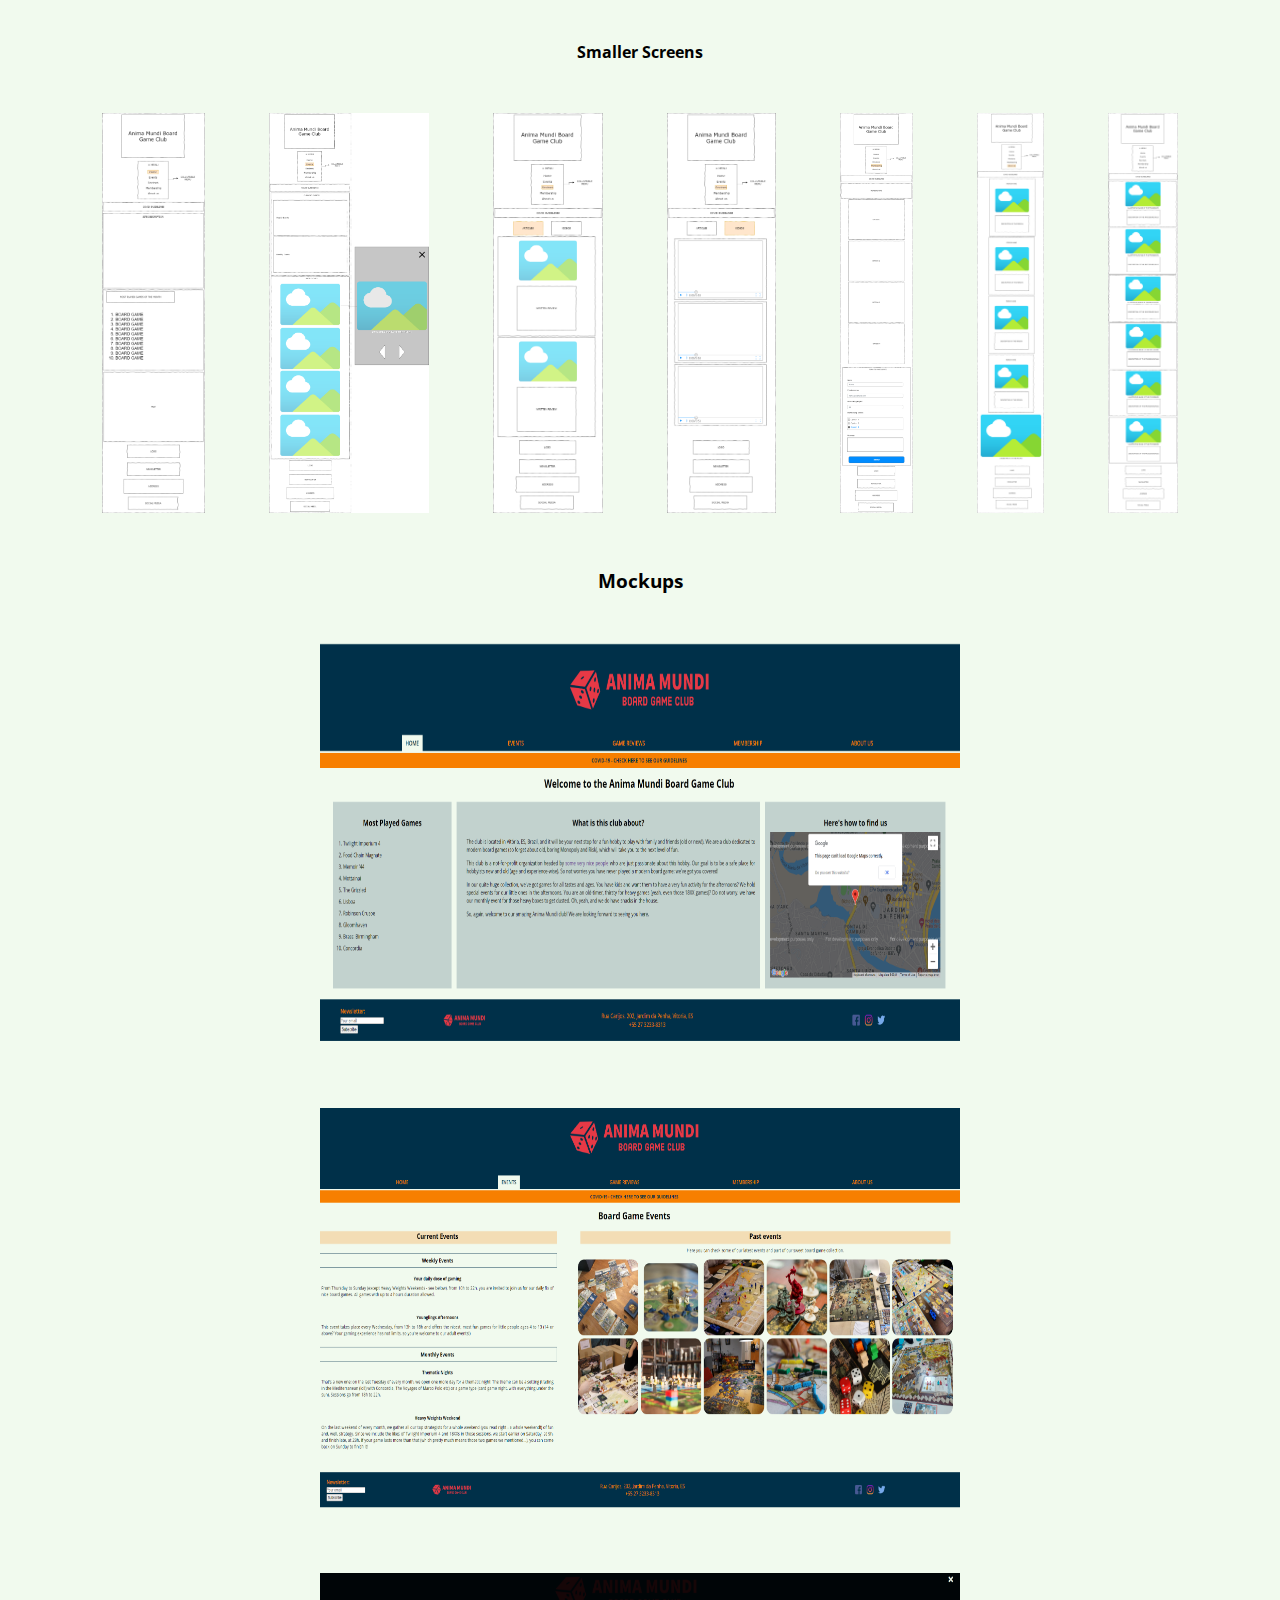
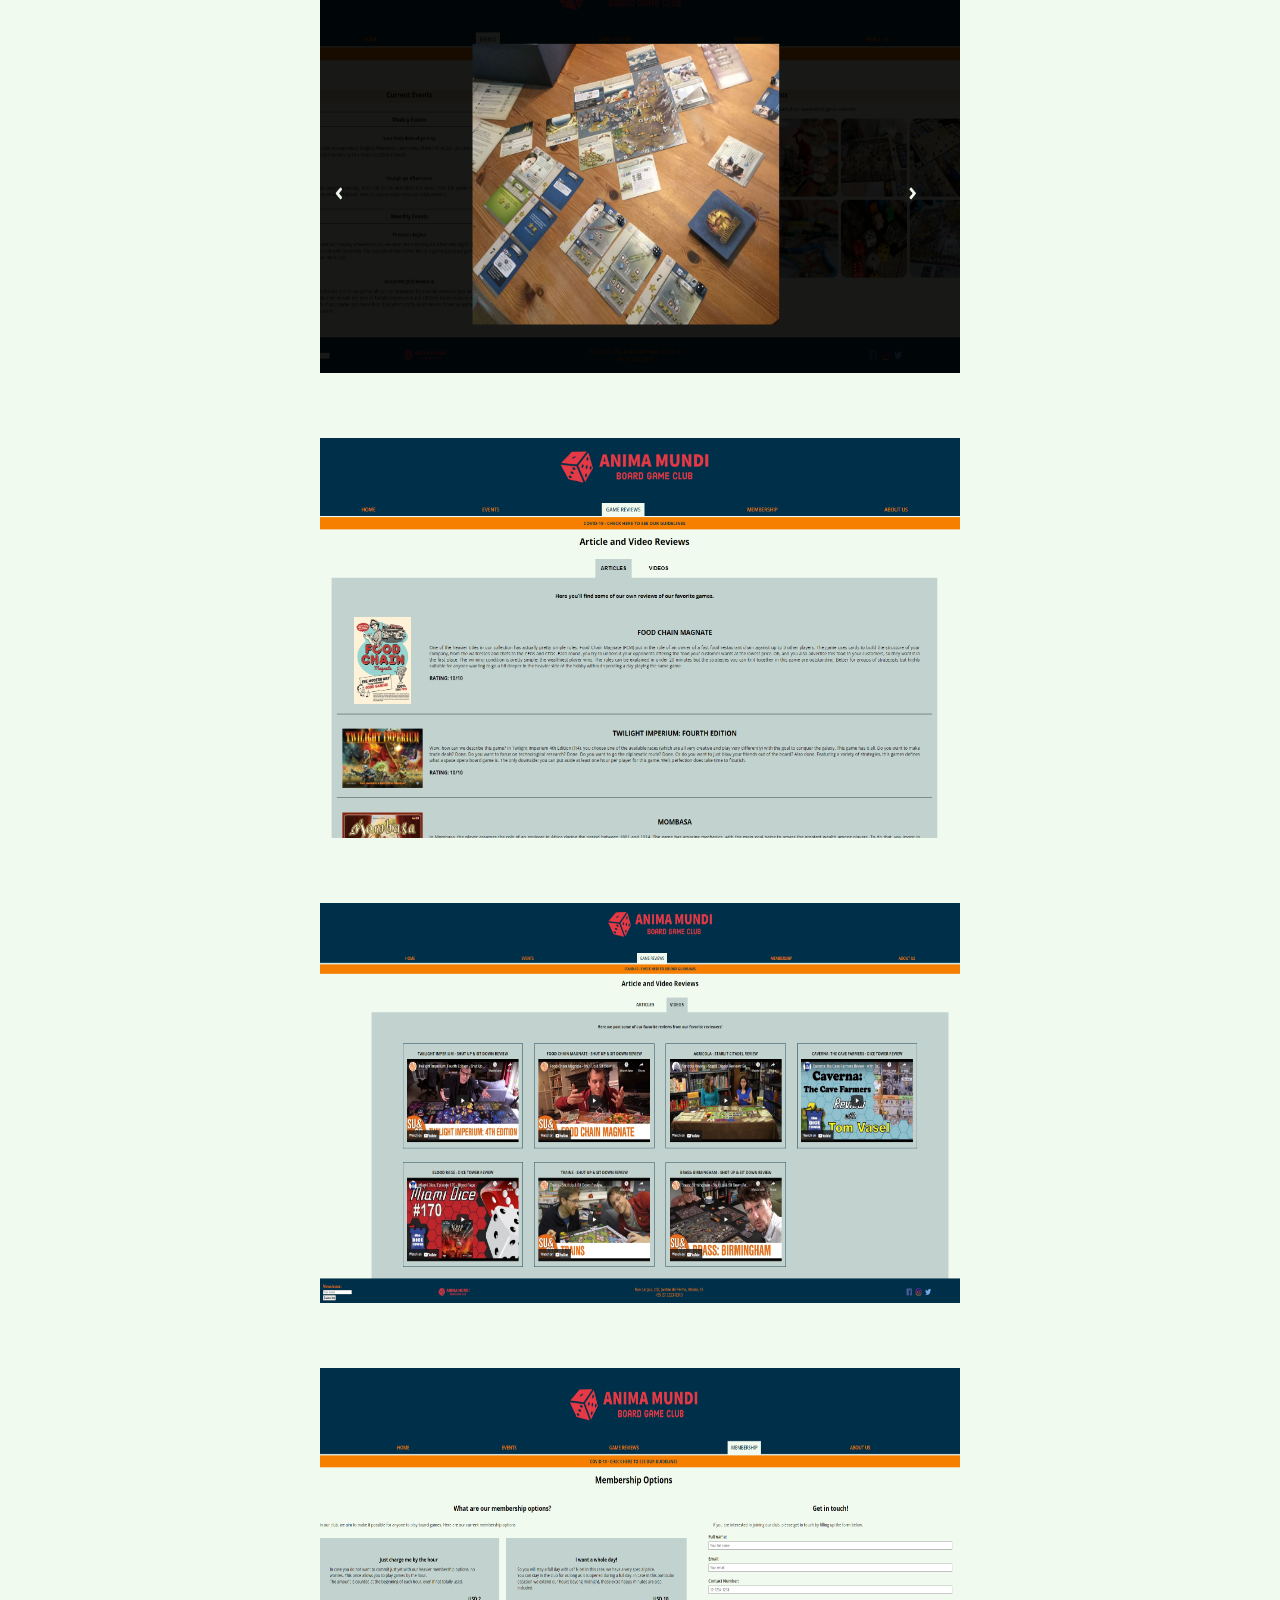
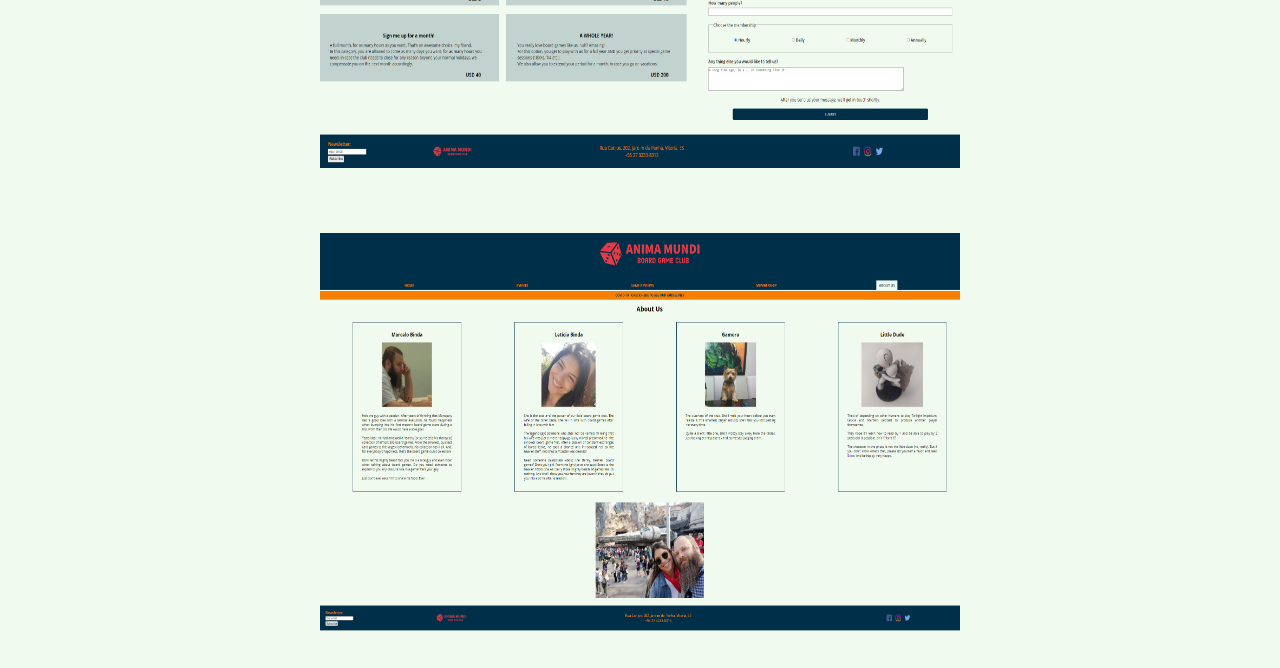
<file: report.html>
<!DOCTYPE html>
<html lang="en">

<head>
    <meta charset="UTF-8">
    <meta http-equiv="X-UA-Compatible" content="IE=edge">
    <meta name="viewport" content="width=device-width, initial-scale=1.0">
    <title>Anima Mundi Board Game Club</title>

    <!-- Fonts -->
    <link rel="preconnect" href="https://fonts.googleapis.com">
    <link rel="preconnect" href="https://fonts.gstatic.com" crossorigin>
    <link href="https://fonts.googleapis.com/css2?family=Open+Sans:wght@300;400;600;700;800&display=swap"
        rel="stylesheet">

    <!-- Main stylesheet -->
    <link rel="stylesheet" href="assets/main.css">

    <!-- Simple stylesheet for the report -->
    <link rel="stylesheet" href="assets/report.css">

    <!-- Hamburger icon and logo for smaller screens -->
    <link rel="stylesheet" href="https://cdnjs.cloudflare.com/ajax/libs/font-awesome/4.7.0/css/font-awesome.min.css">

</head>

<body>
    <header id="title">
        <!-- Site logo -->
        <div>
            <a class="logo" href="index.html">
                <img id="logo-img" alt="Anima Mundi Board Game Club Logo" src="assets/logos/logo-rect.png">
            </a>
        </div>

        <!-- Navigation bar -->
        <!-- Adds hamburger icon -->
        <a href="javascript:void(0);" class="icon" id="menuBurger">
            <i class="fa fa-bars"></i>
            <span>MENU</span>
        </a>
        <!-- Menu -->
        <ul class="nav-bar" id="nav-bar">
            <li><a id="current" href="index.html">Home</a></li>
            <li><a href="events.html">Events</a></li>
            <li><a href="reviews.html">Game Reviews</a></li>
            <li><a href="membership.html">Membership</a></li>
            <li><a href="about_us.html">About us</a></li>
        </ul>

    </header>

    <h1>Report: Large Coursework</h1>

    <h2>Student details</h2>
    <p>Name: Marcelo Binda Alves</p>
    <p>(the name was requested in the report specification)</p>


    <h2>Introduction</h2>

    <p>For this assignment, I decided to make a website for a non-existing board game club, which I called Anima Mundi
        Board Game Club As my current position does not allow me to offer services to third parties, this solution was
        obligatory. </p>

    <p>Based on the structure of researched websites with similar content, it was clear that the club’s website should
        present a main page, with introductory content; a events page, with the agenda of current events and images from
        past events; a game reviews page, with written and video reviews for users to see; a membership page, with the
        description and prices of possible memberships; an about us page, with more information about the owners; and a
        COVID-19 guidelines, due to our current global situation.</p>

    <p>All written content and the photos in the about us page are my own. All the other images were downloaded from the
        Internet, from sites which allow this usage. The sources are mentioned at the bottom of this report. The logos
        for the website were made with Adobe Spark Logo Maker (https://spark.adobe.com/express-apps/logo-maker/).</p>

    <p>Although the rubric requested five pages, I decided to make an extra COVID-19 guidelines page. Considering the
        structure of the website, none of the pages could be removed in order for it to make sense. In case it is not
        possible to grade this assignment for all pages, please consider the following HTML pages: index, events,
        reviews, membership and about_us.</p>


    <h2>Comments on the pages</h2>

    <p>The website’s main page presents the introduction to the website, a list of most played games and a map leading
        to the club’s address. The main content of this page, which is the welcome text, remains always at the center of
        the viewer’s attention: for computers, this means the content is placed in the middle of the screen; for mobile
        users, the content is placed on top of the page.</p>

    <p>I also added a mockup map, obtained according to the instructions from Google [1]. Unfortunately, it is not
        possible to generate a working map without paying for a membership.</p>

    <p>In the event page, I included an explanation of the current events held at the club and a gallery with the past
        events and some board game images. The gallery has thumbnails of the images, each allocated to a square of the
        same size, and each image reacts when the user hovers the cursor over them, so the user knows it is possible to
        open them. Once clicked, the image opens over the whole page. For ease of navigation, I decided to allow the
        user to close the image both by clicking the X in the corner or by pressing the ESC key in the keyboard. The
        gallery also rotates, going from the last to the first image and vice-versa.</p>

    <p>For the game review page, I included subsections for written and video reviews separately. This was done in order
        to keep the page’s length at a manageable size for the user. The buttons used to choose between the sections are
        each colored and positioned in a way to act as tabs for the content below, thus making it easier for the user to
        understand their purpose.</p>

    <p>The articles of the written reviews and the videos all adjust properly to the screen size of the users. The
        videos are also embedded in the page, thus making it possible to play them in loco.</p>

    <p>The last three pages have simpler, more direct content. In the membership page, I added both the description of
        each membership type and a form for the user to contact the club about membership options. The about us page
        contains a photo of the owners, the club’s pet and a “new player”, a short, playful description of them, and a
        larger photo at the bottom to illustrate the “family” feeling the club aims to pass. Finally, the COVID
        guidelines page contains basic instructions and rules for the club at this moment</p>


    <h2>Inspirations</h2>

    <p>In order to better assess the needs of the website, I researched other board-game related pages, such as Shut Up
        and Sit Down (https://www.shutupandsitdown.com/), The Dice Tower (https://www.dicetower.com/), Strategy & Board
        Games Club of the Wharton School of the University of Pennsylvania
        (https://groups.wharton.upenn.edu/strategygames/home/) and Board Game Club (https://www.boardgameclub.net/).
    </p>

    <p>The Board Game Club was particularly helpful at choosing the content that could be expected at a website like
        this. Their gallery with past events was a direct inspiration for the gallery at my website. Their website also
        allowed me to avoid some pitfalls. I considered their gallery too packed and crowded, which did not allow the
        user some room to rest their eyes (which I consider mandatory for ease of use).</p>

    <p>The color palette for the website was obtained at Coolors (https://coolors.co/), which inspired me to choose a
        more vivid palette, with enough contrast for all users.</p>


    <h2>Accessibility</h2>

    <p>The website presents an accessible font (no serifs or peculiar font types), with reasonable sizing for all
        content. The colors also have deeper contrast, in order to make it easier for color-blind users. Finally, the
        form and images are all correctly labeled, with the images having a complete description in the HTML pages.</p>


    <h2>Usability</h2>

    <p>The website was designed to be easy to navigate for any user. From the various choices made to make this
        possible, the following three can be highlighted:</p>

    <p>- The website reacts properly to different screen sizes and the contents stay readable. This is particularly
        notable in the collapsible hamburger menu and the gallery, which moves the navigation arrows to the bottom of
        the screen. It was also interesting to design a different, more vertical logo for mobile users, so it fits
        better the screen, which was accomplished using JavaScript.</p>

    <p>- All clickable content reacts to the users when they hover the cursor over them. This is particularly clear in
        the main menu, for both large and small screen users, and the Articles and Videos tabs in the game reviews page.
        For mobile users, all clickable content remains obvious, as their functions are always clear on the page.</p>

    <p>- The game reviews page splits the content in two subsections, so the user does not need to scroll too much to
        access it.</p>


    <h2>Learned skills</h2>

    <p>As this is the first time I build a website from scratch, every skill was learned in order to be able to do it.
        The main skills I can underline are:</p>

    <p>- The gallery in JavaScript. Although there are many examples available online, I realized that I had enough
        understanding of coding to be able to design it basically from scratch. Linking the code to the DOM was the
        hardest part, as I had to learn more about how the DOM works and how it interacts with programming languages.
    </p>

    <p>- CSS positioning and resizing. It was particularly difficult for me to understand how to position the items on
        the
        screen. Taking my experience from our first assignment, it was possible to understand generally simpler ways to
        achieve a correct positioning, without so much micromanagement of the values. After studying more about grid and
        flex layouts, I was able to achieve a more harmonic and fluid experience for the user on all screen sizes.</p>

    <p>- HTML structure. It was particularly useful to better understand the structure and its function in the HTML
        files.
        I was able to better organize the content in the page and better split the correct sections. For this
        assignment, I believe it would be easier for another coder to continue my work without much trouble, due to a
        clearer and functional structure and better comments.</p>


    <h2>What worked well</h2>

    <p>The gallery was the most successful part of the website. As mentioned before, although there are multiple
        examples online on how to make a gallery using JavaScript, it was necessary to do it from scratch, as the
        examples did not achieve what I was aiming for. After multiple tests, the gallery function as any user would
        expect, remaining pleasant looking at all screen sizes, opened or closed. The way it was designed, it can also
        have multiple images added to the HTML without altering anything in the CSS or the JavaScript files.</p>

    <p>The game reviews page also works really well. It was possible to design a tab structure without much effort and
        with simple JavaScript coding. The decision to make the subsections as tabs allows the user to navigate it
        without effort and without having to think about the website structure, which was my main goal here. It also
        makes the website shorter, which prevents too much scrolling.</p>


    <h2>Possible improvements</h2>

    <p>If I was allowed more time, I would invest more time in researching color palettes and web design choices for a
        more pleasant and professionally looking website. Although the website works well and its code is functional, it
        is noticeable that it would benefit from more experience in the designing side of it, especially for the color
        choices and the logo design.</p>



    <h2>Resources</h2>
    <p>
        [1] Google, ‘Adding a Google Map with a Marker to Your Website ‘, 2021. [Online] Available:
        https://developers.google.com/maps/documentation/javascript/adding-a-google-map. [Accessed: 06-Sep-2021].</p>

    <p>Photos used in the website:</p>

    <p>events.html
    <p>assets/images/events/catan.jpg - https://unsplash.com/photos/w7eaCH6ShR4</p>
    <p>assets/images/events/troyes.jpg - https://unsplash.com/photos/laNNTAth9vs</p>
    <p>assets/images/events/concordia.jpg - https://unsplash.com/photos/NrS53eUKgiE</p>
    <p>assets/images/events/tickettoride.jpg - https://unsplash.com/photos/FdTmaUlEr4A</p>
    <p>assets/images/events/descent.jpg - https://unsplash.com/photos/Q4Honp3Pyqs</p>
    <p>assets/images/events/room.jpg - https://unsplash.com/photos/Ky-yCucr8cY</p>
    <p>assets/images/events/village.jpg - https://boardgamegeek.com/image/2789671/village</p>
    <p>assets/images/events/orleans.jpg - https://boardgamegeek.com/image/2276081/orleans</p>
    <p>assets/images/events/endeavor.jpg -
        assets/images/events/https://boardgamegeek.com/image/5552476/endeavor-age-sail</p>
    <p>assets/images/events/7thcontinent.jpg -
        assets/images/events/https://boardgamegeek.com/image/3694006/7th-continent</p>
    <p>assets/images/events/ti4.jpg - https://boardgamegeek.com/image/6115885/twilight-imperium-fourth-edition</p>
    <p>assets/images/events/robinsoncrusoe.jpg -
        https://boardgamegeek.com/image/1453039/robinson-crusoe-adventures-cursed-island</p>

    <p>reviews.html</p>
    <p>assets/images/covers/fcm.png - https://boardgamegeek.com/image/2649434/food-chain-magnate</p>
    <p>assets/images/covers/ti4.jpg - https://boardgamegeek.com/image/3727516/twilight-imperium-fourth-edition</p>
    <p>assets/images/covers/mombasa.jpg - https://boardgamegeek.com/image/2611318/mombasa</p>
    <p>assets/images/covers/gloomhaven.jpg - https://boardgamegeek.com/image/2437871/gloomhaven</p>
    <p>assets/images/covers/lisboa.jpg - https://boardgamegeek.com/image/3209553/lisboa</p>
    <p>assets/images/covers/castlesofburgundy.jpg - https://boardgamegeek.com/image/1176893/castles-burgundy</p>
    <p>assets/images/covers/robinsoncrusoe.jpg -
        https://boardgamegeek.com/image/3165731/robinson-crusoe-adventures-cursed-island</p>
    <p>assets/images/covers/marcopolo.png - https://boardgamegeek.com/image/2461346/voyages-marco-polo</p>
    <p>assets/images/covers/mottainai.jpg - https://boardgamegeek.com/image/2688214/mottainai</p>

    <p>Social Media Logos - https://www.flaticon.com/</p>

    <p>Images used for the COVID rules based on
        https://kanecountyconnects.com/wp-content/uploads/2020/08/Screen-Shot-2020-08-25-at-1.37.57-PM.png</p>



    <h2>Appendices</h2>
    <p>All images in full size in their respective folders</p>

    <h3>Site Map</h3>

    <img src="Sitemap/sitemap.png" alt="">

    <h3>Wireframes</h3>

    <h4>Larger Screens</h4>
    <img src="Wireframes/ls01.png" alt="">
    <img src="Wireframes/ls02.png" alt="">
    <img src="Wireframes/ls03.png" alt="">
    <img src="Wireframes/ls04.png" alt="">
    <img src="Wireframes/ls05.png" alt="">
    <img src="Wireframes/ls06.png" alt="">
    <img src="Wireframes/ls07.png" alt="">

    <h4>Smaller Screens</h4>
    <img src="Wireframes/ss01.png" alt="">
    <img src="Wireframes/ss02.png" alt="">
    <img src="Wireframes/ss03.png" alt="">
    <img src="Wireframes/ss04.png" alt="">
    <img src="Wireframes/ss05.png" alt="">
    <img src="Wireframes/ss06.png" alt="">
    <img src="Wireframes/ss07.png" alt="">

    <h3>Mockups</h3>
    <img src="Mockups/lsmockup1.png" alt="">
    <img src="Mockups/lsmockup2.png" alt="">
    <img src="Mockups/lsmockup3.png" alt="">
    <img src="Mockups/lsmockup4.png" alt="">
    <img src="Mockups/lsmockup5.png" alt="">
    <img src="Mockups/lsmockup6.png" alt="">
    <img src="Mockups/lsmockup7.png" alt="">


</body>

</html>
</file>
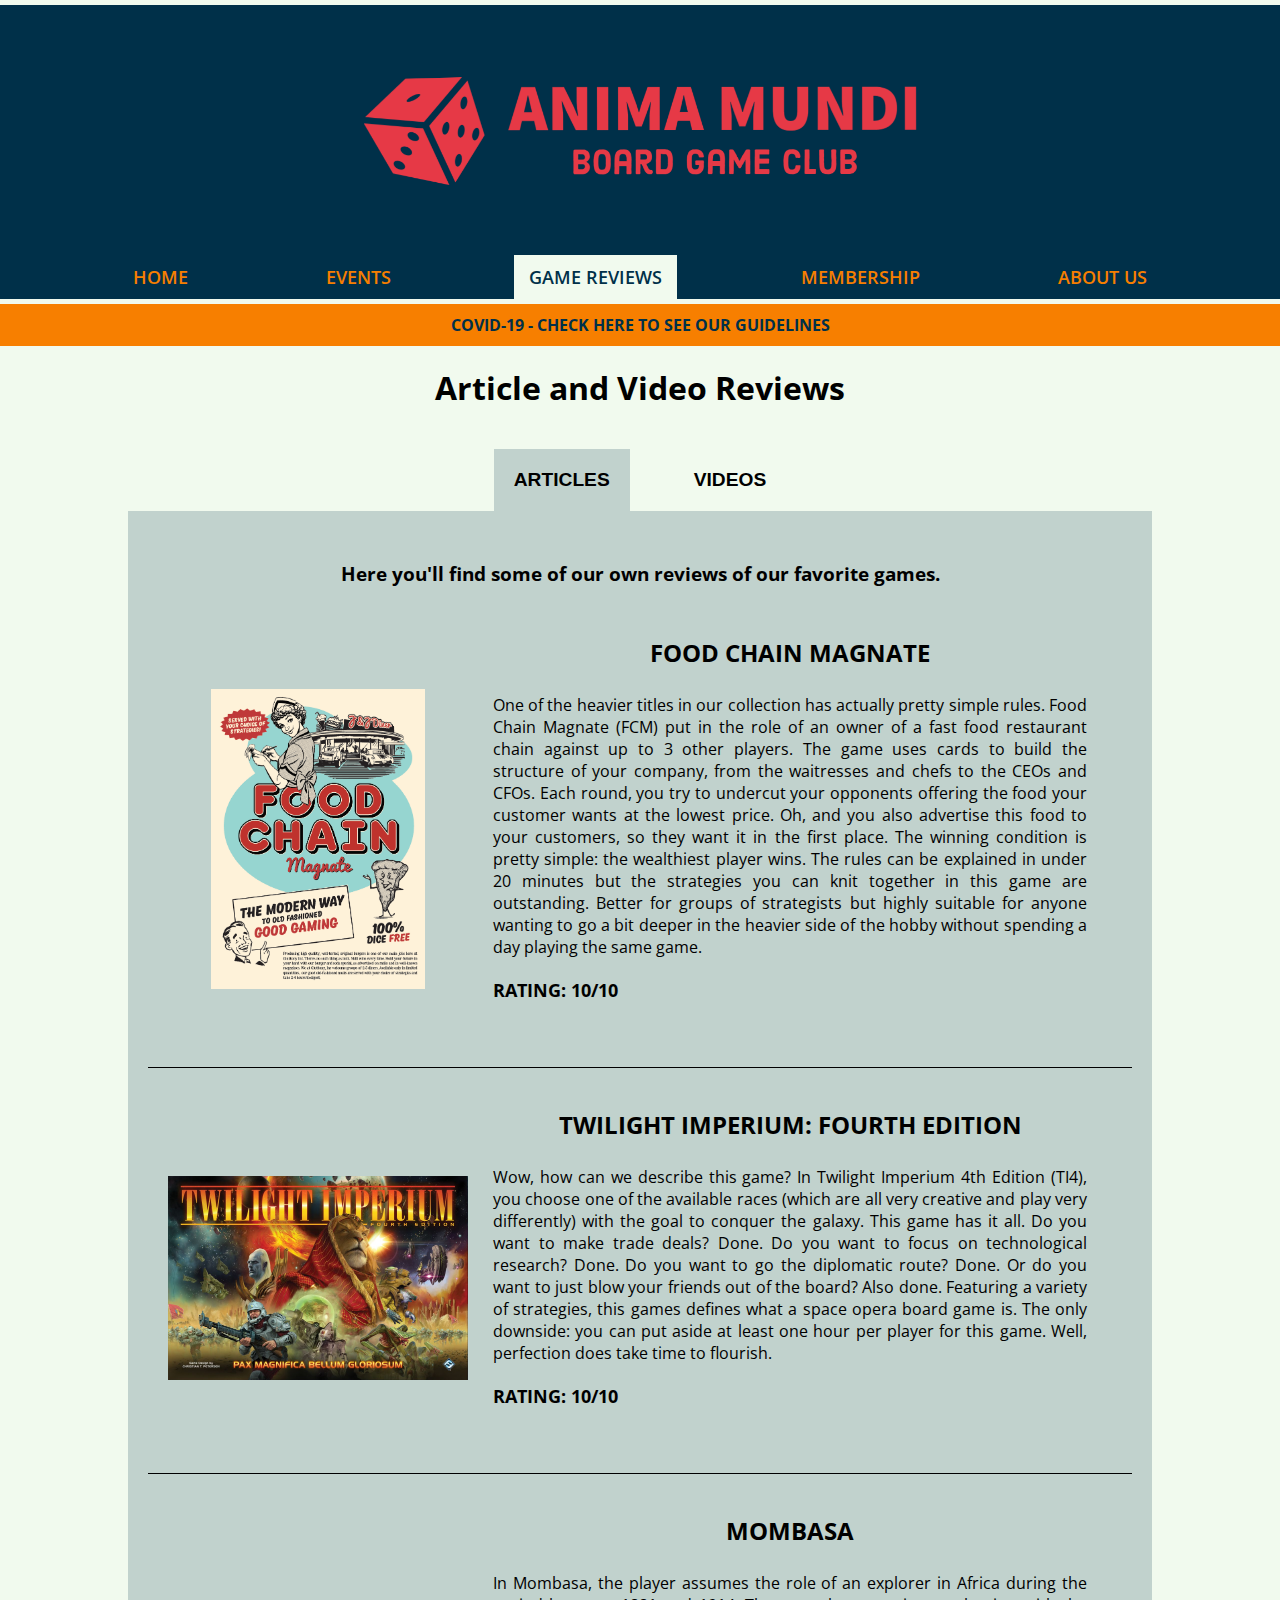
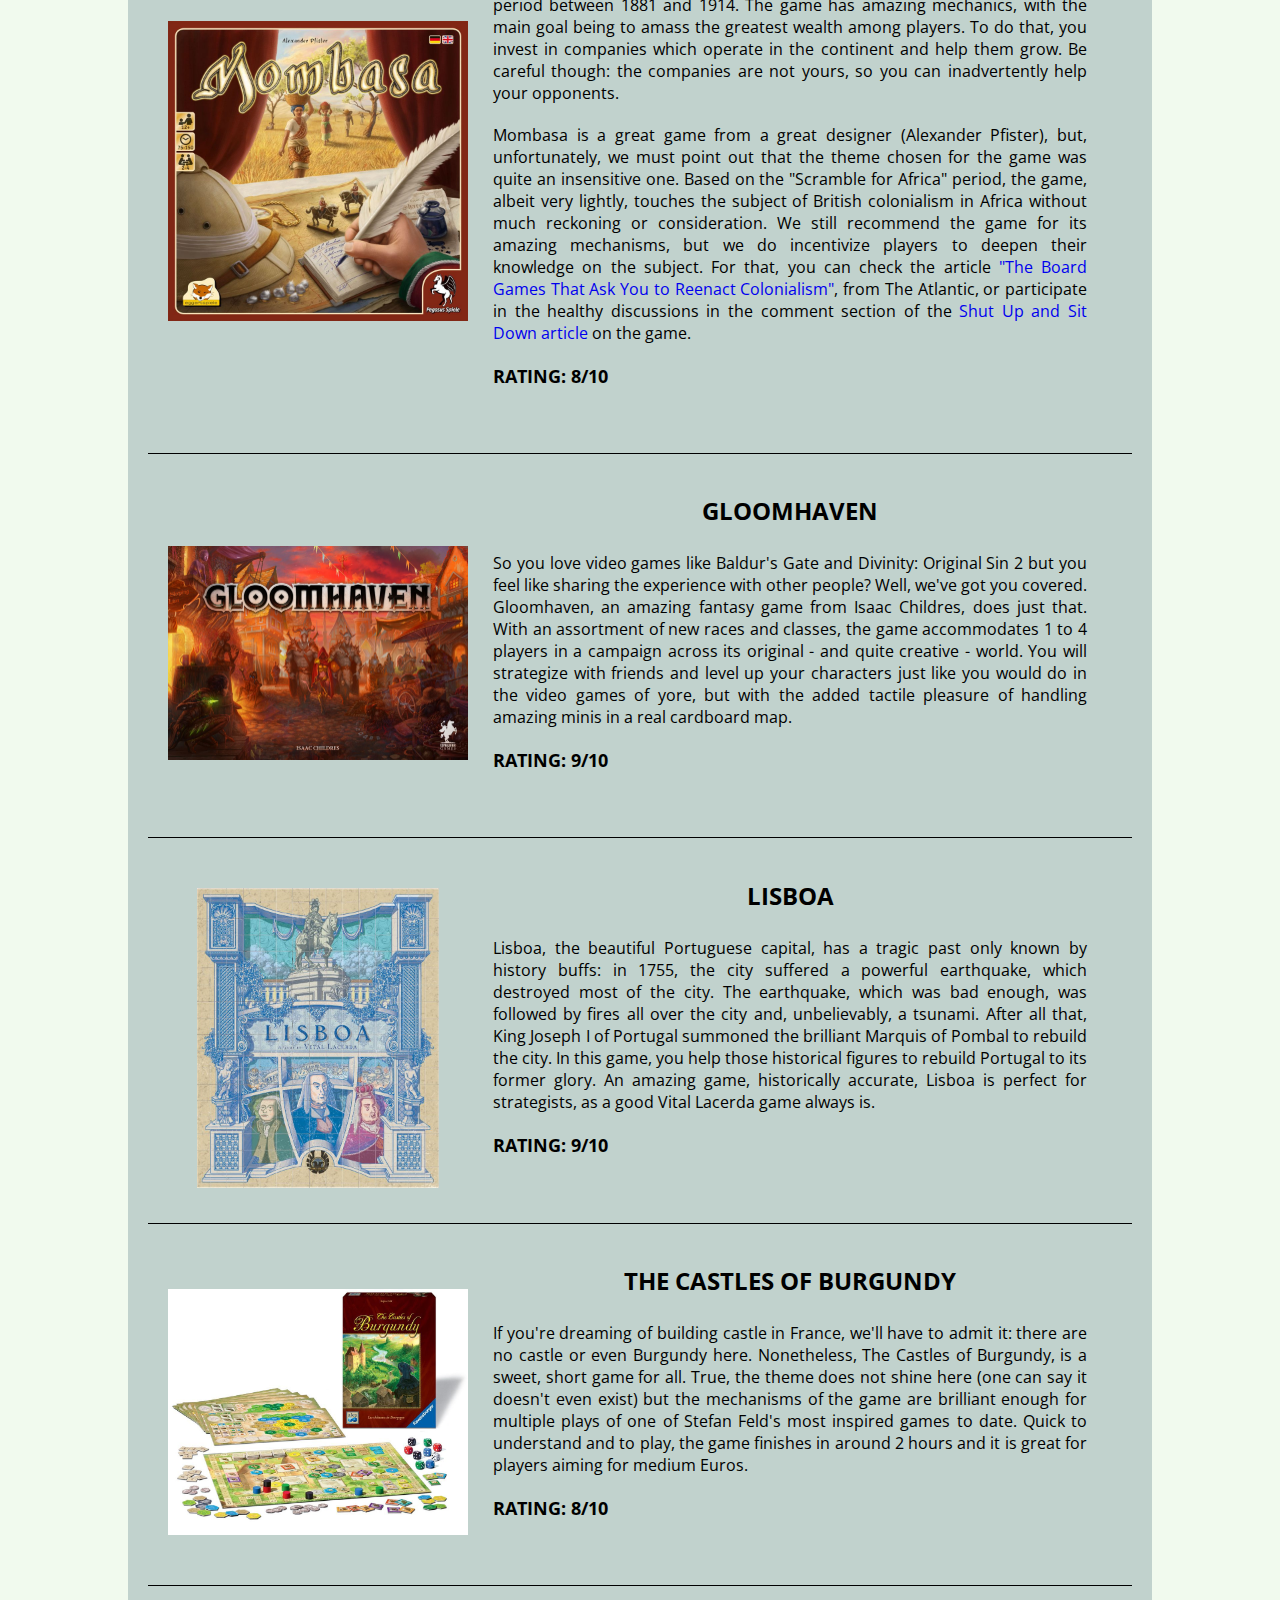
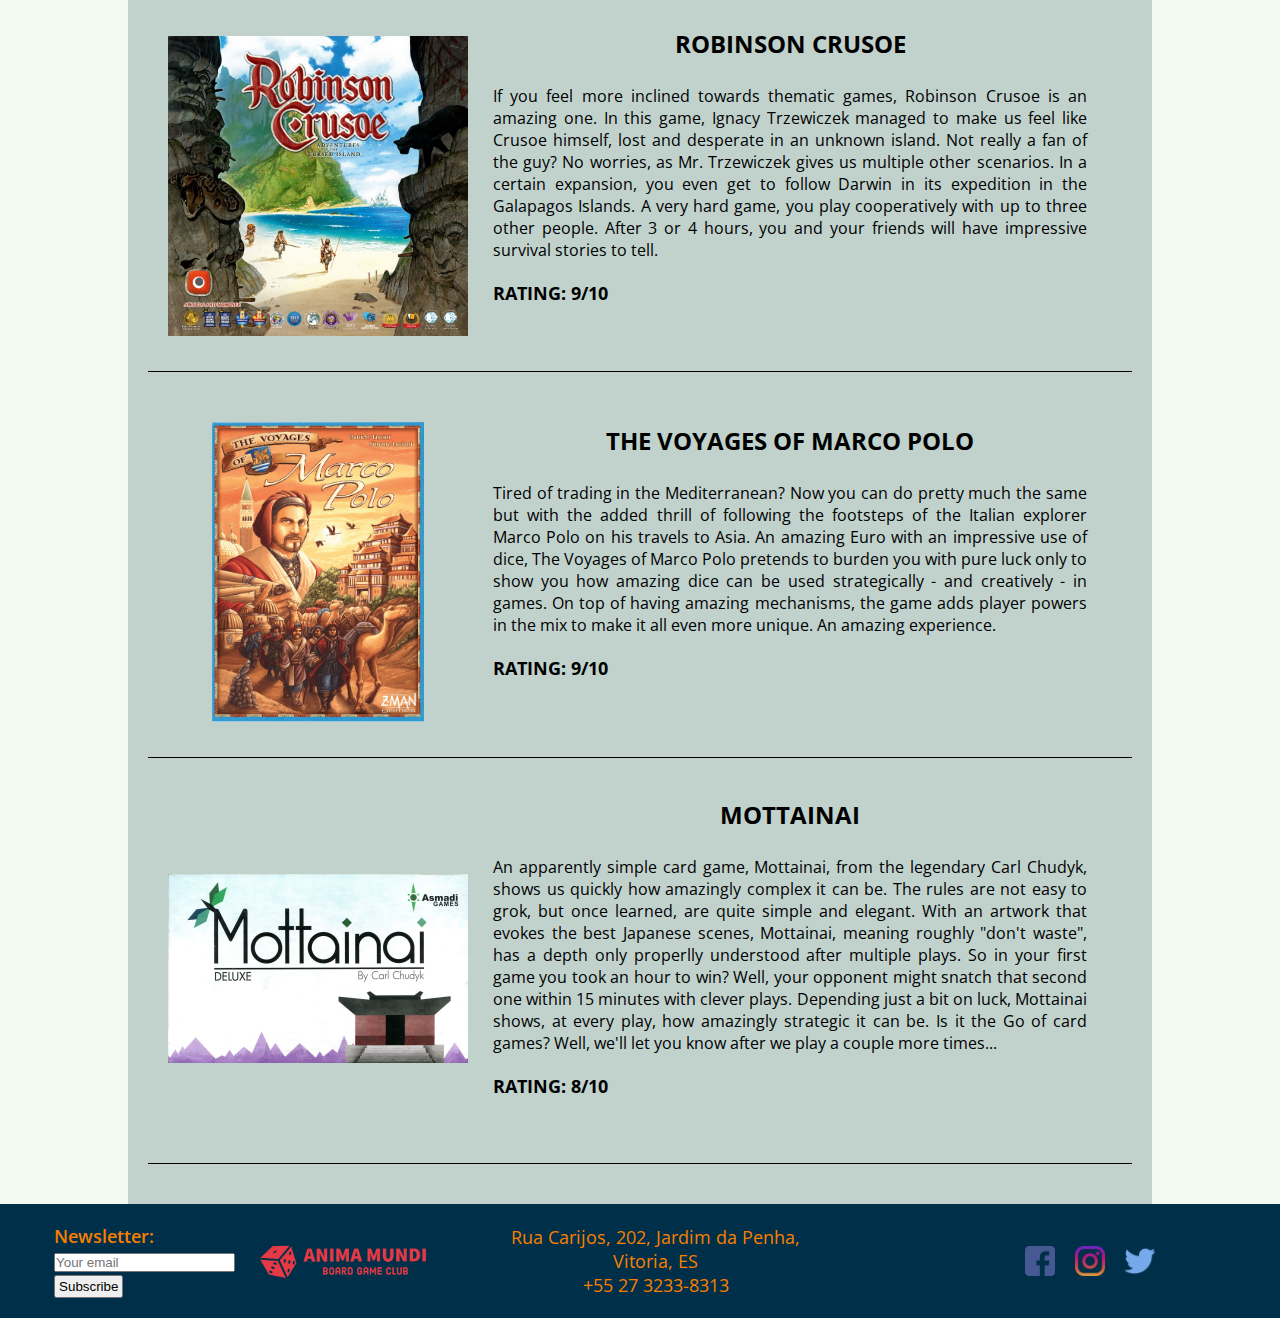
<file: reviews.html>
<!DOCTYPE html>
<html lang="en">

<head>
    <meta charset="UTF-8">
    <meta http-equiv="X-UA-Compatible" content="IE=edge">
    <meta name="viewport" content="width=device-width, initial-scale=1.0">
    <title>Anima Mundi Board Game Club</title>

    <!-- Fonts -->
    <link rel="preconnect" href="https://fonts.googleapis.com">
    <link rel="preconnect" href="https://fonts.gstatic.com" crossorigin>
    <link href="https://fonts.googleapis.com/css2?family=Open+Sans:wght@300;400;600;700;800&display=swap"
        rel="stylesheet">

    <!-- Main stylesheet -->
    <link rel="stylesheet" href="assets/main.css">

    <!-- Hamburger icon and logo for smaller screens -->
    <link rel="stylesheet" href="https://cdnjs.cloudflare.com/ajax/libs/font-awesome/4.7.0/css/font-awesome.min.css">

</head>

<body>
    <header id="title">
        <!-- Site logo -->
        <div>
            <a class="logo" href="index.html">
                <img id="logo-img" alt="Anima Mundi Board Game Club Logo" src="assets/logos/logo-rect.png">
            </a>
        </div>

        <!-- Navigation bar -->
        <!-- Adds hamburger icon -->
        <a href="javascript:void(0);" class="icon" id="menuBurger">
            <i class="fa fa-bars"></i>
            <span>MENU</span>
        </a>
        <!-- Menu -->
        <ul class="nav-bar" id="nav-bar">
            <li><a href="index.html">Home</a></li>
            <li><a href="events.html">Events</a></li>
            <li><a id="current" href="reviews.html">Game Reviews</a></li>
            <li><a href="membership.html">Membership</a></li>
            <li><a href="about_us.html">About us</a></li>
        </ul>

    </header>

    <!-- Link to the COVID guidelines -->
    <section id="covid19-container">
        <a href="covid19.html" id="covid19">
            <p>COVID-19 - Check here to see our guidelines</p>
        </a>
    </section>

    <h1>Article and Video Reviews</h1>

    <main>
        <!-- Buttons to access the sections. The sections are displayed according to the script on reviews.js -->
        <div class="reviews-titles">
            <button class="button-review" id="button-review-articles">
                Articles
            </button>
            <button class="button-review" id="button-review-videos">
                Videos
            </button>
        </div>

        <!-- Written reviews main container -->
        <section id="articles-section">
            <h3 class="subsection-subtitle">
                Here you'll find some of our own reviews of our favorite games.
            </h3>

            <div class="article">
                <div>
                    <img src="assets/images/covers/fcm.png" alt="Cover of the board game Food Chain Magnate"
                        class="article-image" id="image1">
                </div>
                <div>
                    <h3 class="article-title">Food Chain Magnate</h3>
                    <div class="article-text" id="article-text1">
                        <p>
                            One of the heavier titles in our collection has actually pretty simple rules. Food Chain
                            Magnate
                            (FCM) put in the role of an owner of a fast food restaurant chain against up to 3 other
                            players.
                            The
                            game uses cards to build the structure of your company, from the waitresses and chefs to the
                            CEOs
                            and CFOs. Each round, you try to undercut your opponents offering the food your customer
                            wants
                            at
                            the lowest price. Oh, and you also advertise this food to your customers, so they want it in
                            the
                            first place. The winning condition is pretty simple: the wealthiest player wins. The rules
                            can
                            be
                            explained in under 20 minutes but the strategies you can knit together in this game are
                            outstanding.
                            Better for groups of strategists but highly suitable for anyone wanting to go a bit deeper
                            in
                            the
                            heavier side of the hobby without spending a day playing the same game.
                        </p>
                        <p class="rating">Rating: 10/10</p>
                    </div>
                </div>
            </div>

            <div class="article">
                <div>
                    <img src="assets/images/covers/ti4.jpg"
                        alt="Cover of the board game Twilight Imperium: Fourth Edition" class="article-image"
                        id="image2">
                </div>
                <div>
                    <h3 class="article-title">Twilight Imperium: Fourth Edition</h3>
                    <div class="article-text" id="article-text2">
                        <p>
                            Wow, how can we describe this game? In Twilight Imperium 4th Edition (TI4), you choose one
                            of
                            the
                            available races (which are all very creative and play very differently) with the goal to
                            conquer
                            the
                            galaxy. This game has it all. Do you want to make trade deals? Done. Do you want to focus on
                            technological research? Done. Do you want to go the diplomatic route? Done. Or do you want
                            to
                            just blow your friends out of the board? Also done. Featuring a variety of strategies, this
                            games
                            defines what a space opera board game is. The only downside: you can put aside at least one
                            hour
                            per
                            player for this game. Well, perfection does take time to flourish.
                        </p>
                        <p class="rating">Rating: 10/10</p>
                    </div>
                </div>
            </div>


            <div class="article">
                <div>
                    <img src="assets/images/covers/mombasa.jpg" alt="Cover of the board game Mombasa"
                        class="article-image" id="image3">
                </div>
                <div>
                    <h3 class="article-title">Mombasa</h3>
                    <div class="article-text" id="article-text3">
                        <p>
                            In Mombasa, the player assumes the role of an explorer in Africa during the period between
                            1881
                            and
                            1914. The game has amazing mechanics, with the main goal being to amass the greatest wealth
                            among
                            players. To do that, you invest in companies which operate in the continent and help them
                            grow.
                            Be
                            careful though: the companies are not yours, so you can inadvertently help your opponents.
                        </p>
                        <p>
                            Mombasa is a great game from a great designer (Alexander Pfister), but, unfortunately, we
                            must
                            point out that the theme chosen for the game was quite an insensitive one. Based on the
                            "Scramble
                            for
                            Africa" period, the game, albeit very lightly, touches the subject of British colonialism in
                            Africa
                            without much reckoning or consideration. We still recommend the game for its amazing
                            mechanisms,
                            but we do incentivize players to deepen their knowledge on the subject. For that, you can
                            check
                            the
                            article <a
                                href="https://www.theatlantic.com/culture/archive/2021/07/board-games-have-colonialism-problem/619518/"
                                target="_blank">"The
                                Board Games That Ask You to Reenact Colonialism"</a>, from The Atlantic, or participate
                            in
                            the
                            healthy discussions in the comment section of the <a
                                href="https://www.shutupandsitdown.com/review-mombasa/" target="_blank">Shut Up and Sit
                                Down
                                article</a> on
                            the
                            game.
                        </p>
                        <p class="rating">Rating: 8/10</p>
                    </div>
                </div>
            </div>

            <div class="article">
                <div>
                    <img src="assets/images/covers/gloomhaven.jpg" alt="Cover of the board game Gloomhaven"
                        class="article-image" id="image4">
                </div>
                <div>
                    <h3 class="article-title">Gloomhaven</h3>
                    <div class="article-text" id="article-text4">
                        <p>
                            So you love video games like Baldur's Gate and Divinity: Original Sin 2 but you feel like
                            sharing
                            the experience with other people? Well, we've got you covered. Gloomhaven, an amazing
                            fantasy
                            game
                            from Isaac Childres, does just that. With an assortment of new races and classes, the game
                            accommodates 1 to 4 players in a campaign across its original - and quite creative - world.
                            You
                            will
                            strategize with friends and level up your characters just like you would do in the video
                            games
                            of
                            yore, but with the added tactile pleasure of handling amazing minis in a real cardboard map.
                        </p>
                        <p class="rating">Rating: 9/10</p>
                    </div>
                </div>
            </div>

            <div class="article">
                <div>
                    <img src="assets/images/covers/lisboa.jpg" alt="Cover of the board game Lisboa"
                        class="article-image" id="image5">
                </div>
                <div>
                    <h3 class="article-title">Lisboa</h3>
                    <div class="article-text" id="article-text5">
                        <p>
                            Lisboa, the beautiful Portuguese capital, has a tragic past only known by history buffs: in
                            1755,
                            the city suffered a powerful earthquake, which destroyed most of the city. The earthquake,
                            which
                            was
                            bad enough, was followed by fires all over the city and, unbelievably, a tsunami. After all
                            that,
                            King Joseph I of Portugal summoned the brilliant Marquis of Pombal to rebuild the city. In
                            this
                            game, you help those historical figures to rebuild Portugal to its former glory. An amazing
                            game,
                            historically accurate, Lisboa is perfect for strategists, as a good Vital Lacerda game
                            always
                            is.
                        </p>
                        <p class="rating">Rating: 9/10</p>
                    </div>
                </div>
            </div>

            <div class="article">
                <div>
                    <img src="assets/images/covers/castlesofburgundy.jpg"
                        alt="Cover of the board game The Castles of Burgundy" class="article-image" id="image6">
                </div>
                <div>
                    <h3 class="article-title">The Castles of Burgundy</h3>
                    <div class="article-text" id="article-text6">
                        <p>
                            If you're dreaming of building castle in France, we'll have to admit it: there are no castle
                            or
                            even
                            Burgundy here. Nonetheless, The Castles of Burgundy, is a sweet, short game for all. True,
                            the
                            theme
                            does not shine here (one can say it doesn't even exist) but the mechanisms of the game are
                            brilliant
                            enough for multiple plays of one of Stefan Feld's most inspired games to date. Quick to
                            understand
                            and to play, the game finishes in around 2 hours and it is great for players aiming for
                            medium
                            Euros.
                        </p>
                        <p class="rating">Rating: 8/10</p>
                    </div>
                </div>
            </div>

            <div class="article">
                <div>
                    <img src="assets/images/covers/robinsoncrusoe.jpg"
                        alt="Cover of the board game Robinson Crusoe: Adventures on the Cursed Island"
                        class="article-image" id="image7">
                </div>
                <div>
                    <h3 class="article-title">Robinson Crusoe</h3>
                    <div class="article-text" id="article-text7">
                        <p>
                            If you feel more inclined towards thematic games, Robinson Crusoe is an amazing one. In this
                            game,
                            Ignacy Trzewiczek managed to make us feel like Crusoe himself, lost and desperate in an
                            unknown
                            island. Not really a fan of the guy? No worries, as Mr. Trzewiczek gives us multiple other
                            scenarios. In a certain expansion, you even get to follow Darwin in its expedition in the
                            Galapagos
                            Islands. A very hard game, you play cooperatively with up to three other people. After 3 or
                            4
                            hours,
                            you and your friends will have impressive survival stories to tell.
                        </p>
                        <p class="rating">Rating: 9/10</p>
                    </div>
                </div>
            </div>

            <div class="article">
                <div>
                    <img src="assets/images/covers/marcopolo.png"
                        alt="Cover of the board game The Voyages of Marco Polo" class="article-image" id="image8">
                </div>
                <div>
                    <h3 class="article-title">The Voyages of Marco Polo</h3>
                    <div class="article-text" id="article-text8">
                        <p>
                            Tired of trading in the Mediterranean? Now you can do pretty much the same but with the
                            added
                            thrill
                            of following the footsteps of the Italian explorer Marco Polo on his travels to Asia. An
                            amazing
                            Euro with an impressive use of dice, The Voyages of Marco Polo pretends to burden you with
                            pure
                            luck
                            only to show you how amazing dice can be used strategically - and creatively - in games. On
                            top
                            of
                            having amazing mechanisms, the game adds player powers in the mix to make it all even more
                            unique.
                            An amazing experience.
                        </p>
                        <p class="rating">Rating: 9/10</p>
                    </div>
                </div>
            </div>

            <div class="article">
                <div>
                    <img src="assets/images/covers/mottainai.jpg" alt="Cover of the board game Mottainai"
                        class="article-image" id="image9">
                </div>
                <div>
                    <h3 class="article-title">Mottainai</h3>
                    <div class="article-text" id="article-text9">
                        <p>
                            An apparently simple card game, Mottainai, from the legendary Carl Chudyk, shows us quickly
                            how
                            amazingly complex it can be. The rules are not easy to grok, but once learned, are quite
                            simple
                            and elegant. With an artwork that evokes the best Japanese scenes, Mottainai, meaning
                            roughly
                            "don't
                            waste", has a depth only properlly understood after multiple plays. So in your first game
                            you
                            took
                            an hour to win? Well, your opponent might snatch that second one within 15 minutes with
                            clever
                            plays. Depending just a bit on luck, Mottainai shows, at every play, how amazingly strategic
                            it
                            can
                            be. Is it the Go of card games? Well, we'll let you know after we play a couple more
                            times...
                        </p>
                        <p class="rating">Rating: 8/10</p>
                    </div>
                </div>
            </div>
        </section>

        <!-- Video reviews main container -->
        <section id="videos-section">
            <h3 class="subsection-subtitle">
                Here we post some of our favorite reviews from our favorite reviewers!
            </h3>
            <div class="videos-container">
                <div class="videos-child">
                    <h3>Twilight Imperium - Shut Up & Sit Down Review
                    </h3>
                    <iframe src="https://www.youtube.com/embed/PLybps39ZwM" class="video-review" id="video1"></iframe>
                </div>

                <div class="videos-child">
                    <h3>Food Chain Magnate - Shut Up & Sit Down Review
                    </h3>
                    <iframe src="https://www.youtube.com/embed/jHSxnRS2g0o" class="video-review" id="video2"></iframe>
                </div>

                <div class="videos-child">
                    <h3>Agricola - Starlit Citadel Review</h3>
                    <iframe src="https://www.youtube.com/embed/79vkUtGLS88" class="video-review" id="video3"></iframe>
                </div>

                <div class="videos-child">
                    <h3>Caverna: the Cave Farmers - Dice Tower Review
                    </h3>
                    <iframe src="https://www.youtube.com/embed/29qOvirR38E" class="video-review" id="video4"></iframe>
                </div>

                <div class="videos-child">
                    <h3>Blood Rage - Dice Tower Review
                    </h3>
                    <iframe src="https://www.youtube.com/embed/A-xnMFhk62M" class="video-review" id="video5"></iframe>
                </div>

                <div class="videos-child">
                    <h3>Trains - Shut Up & Sit Down Review</h3>
                    <iframe src="https://www.youtube.com/embed/13QPUSdczvo" class="video-review" id="video6"></iframe>
                </div>

                <div class="videos-child">
                    <h3>Brass: Birmingham - Shut Up & Sit Down Review</h3>
                    <iframe src="https://www.youtube.com/embed/e3efv2HkjDI" class="video-review" id="video7"></iframe>
                </div>
            </div>

        </section>
    </main>

    <!-- Footer. Includes address, newsletter subscription
     and social media links. -->
    <footer class="footer-container">
        <section id="footer-newsletter">
            <form action="index.html">
                <label for="newsletter">Newsletter:</label>
                <br>
                <input id="newsletter" type="email" placeholder="Your email" required>
                <br>
                <button>Subscribe</button>
            </form>
        </section>
        <img class="logo-footer" alt="Anima Mundi Board Game Club Logo" src="assets/logos/logo-rect.png">
        <section id="footer-address">
            <p>
                Rua Carijos, 202, Jardim da Penha, Vitoria, ES
                <br>
                +55 27 3233-8313
            </p>
        </section>
        <section id="footer-social-media">
            <img src="assets/logos/facebook.png" alt="Facebook Link">
            <img src="assets/logos/instagram.png" alt="Instagram Link">
            <img src="assets/logos/twitter.png" alt="Twitter Link">
        </section>
    </footer>

    <!-- JS Script for menu and logo for small screens -->
    <script src="assets/js/menu.js"></script>

    <!-- JS Script to switch between Articles and Videos sections -->
    <script src="assets/js/reviews.js"></script>

</body>

</html>
</file>
<file: assets/report.css>
body {
    text-align: center;
}
h2, h3, h4 {
    text-align: center;
    margin: 20px;
}

p {
    margin: 20px 300px;
    text-align: justify;
}

img {
    margin: 30px;
    width: auto;
    max-width: 50%;
    height: 400px;
}
</file>
<file: assets/main.css>
/* Colors used, for reference 
003049 dark blue
002f4932 transparent blue
f77f00 orange
f780003d transparent orange
*/

/* Reset styles */
* {
  padding: 0;
  margin: 0;
  text-decoration: 0;
  box-sizing: border-box;
}

/* Global styles */
body {
  font-family: 'Open Sans', sans-serif;
  font-size: 1em;
  background-color: #f1faee;
}

ul {
  list-style: none;
}

main {
  position: relative;
}

h1 {
  text-align: center;
  padding: 20px;
}

/* Adds Wikipedia style decoration to links */
a {
  text-decoration: none;
}

a:hover {
  text-decoration: underline;
}

/* Header styles */
header {
  background-color: #f1faee;
  width: 100%;
  padding: 5px 0;
}

/* Logo */
.logo {
  height: 250px;
  display: flex;
  flex-direction: column;
  justify-content: center;
  flex-wrap: wrap;
  align-items: center;
  background-color: #003049;
}

#logo-img {
  max-width: 600px;
}

/* Make the logo smaller for mobile users. The logo image 
/* is changed by menu.js into a more vertical one */
@media (max-width: 700px) {
  #logo-img {
    width: 100%;
  }
}

/* Adds navigation bar and burger icon for smaller screen */
#title nav,
#menuBurger {
  width: 100%;
  height: 40px;
  text-decoration: none;
}

.nav-bar,
#menuBurger {
  display: flex;
  justify-content: space-evenly;
  font-weight: 600;
  text-transform: uppercase;
  padding: 10px;
  background-color: #003049;
  font-size: 1.1em;
}

#menuBurger {
  display: none;
}

#title .nav-bar a,
#menuBurger {
  padding: 10px 15px;
  color: #f77f00;
  transition: background-color 0.2s;
}

/* Adds effect for current page and hovered pages on the menu */
#title #current,
#title #current:hover,
#title .nav-bar a:hover {
  background-color: #f1faee;
  color: #003049;
  text-decoration: none;
}

/* Adds a hamburger menu for mobile users and changes nav bar structure */
@media (max-width: 700px) {
  #menuBurger {
    display: block;
    margin-bottom: 0;
    text-align: center;
  }

  .nav-bar {
    flex-direction: column;
    text-align: center;
    margin-top: 0;
  }

  .nav-bar li {
    margin: 10px;
  }

}

/* Covid-19 bar */
#covid19 {
  display: block;
  align-items: center;
  width: 100%;
  text-align: center;
  color: #003049;
  font-size: 1em;
  font-weight: 700;
  text-transform: uppercase;
  background-color: #f77f00;
  padding: 10px;
}

#covid19:hover {
  text-decoration: underline;
}


/* Index styles start */
/* Main container for the three sections */
.main-container {
  display: grid;
  grid-template-columns: 20% 50% 30%;
  margin: 0 50px 20px;
}

.main-container section h2 {
  padding: 10px 20px;
}

.index-section-title {
  text-align: center;
}

.main-container section {
  padding: 30px 20px;
  margin: 10px;
  text-align: justify;
  background-color: #002f4932;
}

.main-container section p,
.main-container section ol {
  margin: 15px 0;
  padding-left: 20px;
}

.main-container section li {
  padding: 5px 0;
}

/* Places the most played list on the left in the large view */
/* so the main content is prominent at the middle */
.most-played-mid {
  order: -1;
}

/* Adjusts the positions for smaller screens */
@media (max-width: 1200px) {

  /* Stacks the sections */
  .main-container {
    display: flex;
    flex-direction: column;
  }

  /* Places the most played list in its original position */
  .most-played-mid {
    order: 0;
  }

  /* Creates three columns for the most played list */
  .most-played-mid ol {
    display: grid;
    grid-template-columns: 30% 30% 30%;
  }
}

@media (max-width: 700px) {

  /* Makes the list into one column again */
  .most-played-mid ol {
    display: block;
  }
}

/* Map styles */
#map {
  height: 400px;
  width: 100%;
}
/* Index styles end */


/* Events styles start */
.events-container {
  display: grid;
  grid-template-columns: 40% 60%;
  justify-content: space-evenly;
  padding: 10px;
}

/* Changes to stacked display when below 1200px */
@media (max-width: 1200px) {
  .events-container {
    display: block;
  }
}

/* Containers of current and past events */
.events-child {
  padding: 0 20px 20px;
  margin: 0 20px;
}

/* Titles for current and past events sections */
.events-title {
  text-align: center;
  margin: 0 10px 10px;
  padding: 0 10px 10px;
  background-color: #f780003d;
}

/* Content on the left below title */
#events-left {
  display: block;
  padding: 10px;
}

/* Divs for weekly and monthly sections */
.events-left-divider {
  margin-bottom: 20px;
}

/* Titles for weekly and monthly sections */
.events-left-divider h3 {
  text-align: center;
  justify-content: center;
  align-items: center;
  margin-top: 10px;
  padding: 10px;
  border: 1px solid #003049;
}

/* Titles for specific events */
.event-content h4 {
  text-align: center;
  margin: 5px;
  padding: 5px;
}

.event-content {
  margin-bottom: 15px;
  padding: 15px;
  text-align: justify;
}

/* Gallery styles */
#gallery-description {
  text-align: center;
}

#gallery-container {
  width: 100%;
  margin: 20px auto 50px;
  display: grid;
  grid-template-columns: repeat(auto-fit, minmax(250px, 1fr));
  gap: 10px;
}

.gallery-image {
  float: left;
  width: 100%;
  height: 250px;
  cursor: pointer;
  object-fit: cover;
  border-radius: 10%;
  transition: 0.5s;
}

/* Adds hover effect, shrinking the image */
.gallery-image:hover {
  transform: scale(0.9);
}

/* Styles for the opened image */
#openedImgBox {
  width: 100%;
  height: 100vh;
  background-color: rgba(0, 0, 0, 0.9);
  position: fixed;
  top: 0;
  left: 0;
  align-items: center;
  justify-content: center;
  z-index: 1;
  /* Start hidden */
  display: none;
}

#openedImg {
  max-height: 80%;
  max-width: 80%;
}

/* Closing X button */
#closeX {
  position: absolute;
  top: 5%;
  right: 5%;
  font-size: 25px;
  color: #f1faee;
  cursor: pointer;
}

/* Left and right arrows positioning */
#left,
#right {
  text-align: center;
  position: absolute;
  top: 50%;
  font-size: 25px;
  color: #f1faee;
  cursor: pointer;
  font-size: 60px;
}

#left {
  left: 10%;
}

#right {
  right: 10%;
}

/* Moves navigation arrows to the bottom for smaller screens */
@media (max-width: 1200px) {
  #left {
    left: 35%;
    top: 90%;
  }

  #right {
    right: 35%;
    top: 90%;
  }
}
/* Events styles end */


/* Reviews page style start */
/* Styles for the top of the page */
.reviews-titles {
  text-align: center;
  justify-content: bottom;
}

/* Styles the top button for choosing the sections */
/* Blends it with the section under it */
.button-review {
  font-size: 1.2em;
  text-transform: uppercase;
  font-weight: 600;
  background-color: #f1faee;
  text-align: center;
  display: inline-block;
  margin: 0 20px;
  margin-top: 20px;
  padding: 20px;
  border: none;
  transition: 0.2s;
}

.button-review:hover {
  background-color: #002f4932;
  cursor: pointer;
}

.button-review:active {
  cursor: pointer;
}

/* Subtitle for each section */
.subsection-subtitle {
  margin: 30px 0;
  text-align: center;
}

/* Articles main container */
#articles-section {
  text-align: center;
  justify-content: center;
  align-items: center;
  margin: 0 10%;
  display: block;
  padding: 20px;
  background-color: #002f4932;
}

/* Container for the individual reviews */
.article {
  align-items: center;
  margin: 20px 0;
  padding: 20px;
  display: grid;
  grid-template-columns: 300px 1fr;
  border-bottom: 1px solid black;
}

/* Adjusts position for smaller screens */
/* The image goes above the text and title */
@media (max-width: 1200px) {
  .article {
    display: block;
  }
}

/* Title of each reviewed game */
.article-title {
  font-size: 1.5em;
  text-transform: uppercase;
}

/* Review text */
.article-text {
  margin: 10px;
  padding: 15px;
  text-align: justify;
}

.article-text p {
  margin-bottom: 20px;
}

/* Styles for the rating score */
.rating {
  margin-top: 20px;
  font-weight: 700;
  font-size: 1.1em;
  text-transform: uppercase;
}

/* Styles for the game image */
.article-image {
  max-width: 300px;
  max-height: 300px;
  height: auto;
  width: auto;
  margin: 10px 0;
}

/* Videos */

/* Main container for the whole videos section */
#videos-section {
  display: none;
  padding: 20px;
  background-color: #002f4932;
  margin: 0 10%;
}

/* Container for the video boxes */
.videos-container {
  display: grid;
  grid-template-columns: repeat(auto-fit, minmax(320px, 700px));
  align-items: center;
  justify-content: center;
  text-align: center;
}

/* Container for each video */
.videos-child {
  margin: 30px 30px;
  padding: 20px;
  border: 2px solid #003049;
}

/* Title of the video reviews */
.videos-child h3 {
  text-transform: uppercase;
  margin: 10px 0;
}

/* Styles for the video player */
iframe {
  height: 360px;
  width: 100%;
}
/* Reviews page style end */


/* Membership styles start */
/* Main container for the page */
.main-membership {
  display: grid;
  grid-template-columns: 60% 40%;
  justify-content: center;
}

/* h2 and h3 titles on the page */
.main-membership h2,
.main-membership h3 {
  padding: 10px 20px;
  align-items: center;
  text-align: center;
}

/* Substitle under h2 */
.main-membership h2+p {
  text-align: justify;
  margin: 20px;
}

/* Container for the page sections */
.membership-container {
  padding: 10px 20px;
  margin: 20px;
}

/* Container for the membership boxes */
.membership-options {
  display: grid;
  grid-template-columns: 50% 50%;
  grid-template-rows: 50% 50%;
}

/* Boxes with membership options */
.options {
  margin: 15px;
  padding: 50px;
  background-color: #002f4932;
  position: relative;
}

/* Prices within the boxes */
.price {
  position: absolute;
  top: 85%;
  right: 10%;
  font-size: 1.2em;
  font-weight: 700;
}

/* Styles for the form */
#membership-form {
  text-align: center;
}

label {
  font-weight: 600;
}

#membership-form div {
  margin: 20px 0;
}

.form-fields {
  text-align: left;
}

.form-input {
  display: block;
  width: 100%;
  padding: 5px;
  margin: 5px 0;
}

.choose-member {
  padding: 10px 20px;
  display: flex;
  flex-wrap: wrap;
  justify-content: space-around;
}

.choose-member div {
  margin: 10px;
}

.form-fields textarea{
  display: block;
  width: 80%;
  margin-top: 10px;
}

/* Form button */
/* Reset button styles */
#form-submit {
  border: none;
  background-color: transparent;
  font-family: inherit;
  padding: 0;
  cursor: pointer;
}

/* Adds new styles for the button */
#form-submit {
  background-color: #003049;
  color: #f1faee;
  padding: 10px 20px;
  width: 80%;
  border-radius: 5px;
  transition: 0.1s;
}

/* Hovering effect */
#form-submit:hover {
  transform: translateY(-3px);
}

/* Clicking effect */
#form-submit:active {
  transform: translateY(1px);
}

/* Adjusts the page for smaller screens */
@media (max-width: 1200px)  {
  .main-membership {
    display: flex;
    flex-direction: column;
    align-items: center;
  }

  .membership-container {
    margin: 0 40px;
  }
}

@media (max-width: 700px){
  .membership-options {
    display: flex;
    flex-direction: column;
  }
}
/* Membership styles end */


/* About us page styles begin */
/* Main container for the page */
#about-us-container {
  display: flex;
  flex-wrap: wrap;
  justify-content: space-evenly;
}

/* Individual boxes */
.about-us-child {
  border: 1px solid #003049;
  padding: 20px;
  margin: 20px;
  max-width: 600px;
}

/* Name of the people */
.about-us-child h2 {
  text-align: center;
  padding: 10px;
  margin: 10px;
}

/* Styles for the content of the box */
.about-us-content {
  display: flex;
  flex-wrap: wrap;
  justify-content: center;
  align-items: center;
}

/* Styles for the image */
.about-us-img {
  height: 300px;
}

/* Styles for the text */
.about-us-text {
  padding: 20px;
  text-align: justify;
}

.about-us-text p {
  padding: 10px;
}

/* Styles for the larger image container at the bottom */
#about-us-bottom {
  text-align: center;
  margin: 10px;
  padding: 20px;
}

/* Styles for the larger image at the bottom */
#about-us-bottom-img {
  height: auto;
  width: 100%;
  max-width: 600px;
}
/* About us page styles end */


/* COVID-19 page styles begin */
/* Main title */
#covid-title {
  text-align: center;
  margin: 10px 200px;
  font-weight: 700;
  font-size: 1.5em;
  text-transform: uppercase;
  background-color: #f77f00;
  padding: 10px;
}

/* Main container for the section */
#covid-container {
  display: grid;
  grid-template-columns: repeat(2, auto);
  align-items: center;
  justify-content: center;
  text-align: center;
  margin: 0 200px;
}

/* Div for the individual boxes */
#covid-container div {
  display: grid;
  grid-template-columns: 50% 50%;
  align-items: center;
  justify-content: center;
  margin: 40px 10px;
  padding: 30px;
  border: 1px solid #003049;
}

/* Changes text align within the boxes */
#covid-container p {
  text-align: justify;
}

/* Styles for the images */
#covid-container img {
  align-items: center;
  max-width: 400px;
  width: 90%;
}

/* Adjusts the page for smaller screens */
@media (max-width: 1200px) {
  #covid-title {
    margin: 30px;
  }

  /* Stacks the boxes and make them ocupy the whole screen */
  #covid-container {
    display: block;
    margin: 30px;
  }

  /* Moves the text under the image */
  @media (max-width: 700px) {
    #covid-container div {
      display: block;
    }
  }
}
/* COVID-19 page styles end */


/* Footer */
/* Main container for the footer */
.footer-container {
  background-color: #003049;
  display: grid;
  grid-template-columns: 15% 10% 40% 25%;
  align-items: center;
  text-align: center;
  justify-content: space-around;
  color: #f77f00;
  font-size: 1.1em;
  padding: 20px;
  height: 100%;
}

/* Styles for the newsletter subscription */
#footer-newsletter {
  text-align: left;
  margin-left: 10%;
}

#footer-newsletter button {
  padding: 2px 3px;
}

/* Footer logo */
.logo-footer {
  width: 180px;
}

/* Address */
#footer-address {
  display: flex;
  flex-direction: row;
  text-align: center;
  align-items: center;
  justify-content: space-around;
  margin: 0 100px;
}

/* Social media */
#footer-social-media {
  display: flex;
  justify-content: center;
  margin: 10px;
}

#footer-social-media img {
  width: 30px;
  margin: 10px;
}

/* Adjust the footer for smaller screens */
@media (max-width: 700px) {
  .footer-container {
    display: flex;
    flex-direction: column;
    align-items: center;
  }

  #footer-newsletter {
    text-align: center;
    margin-left: 0;
    margin: 10px 0;
  }

  /* Places the logo on top for smaller screens */
  .logo-footer {
    order: -1;
  }
}
</file>
